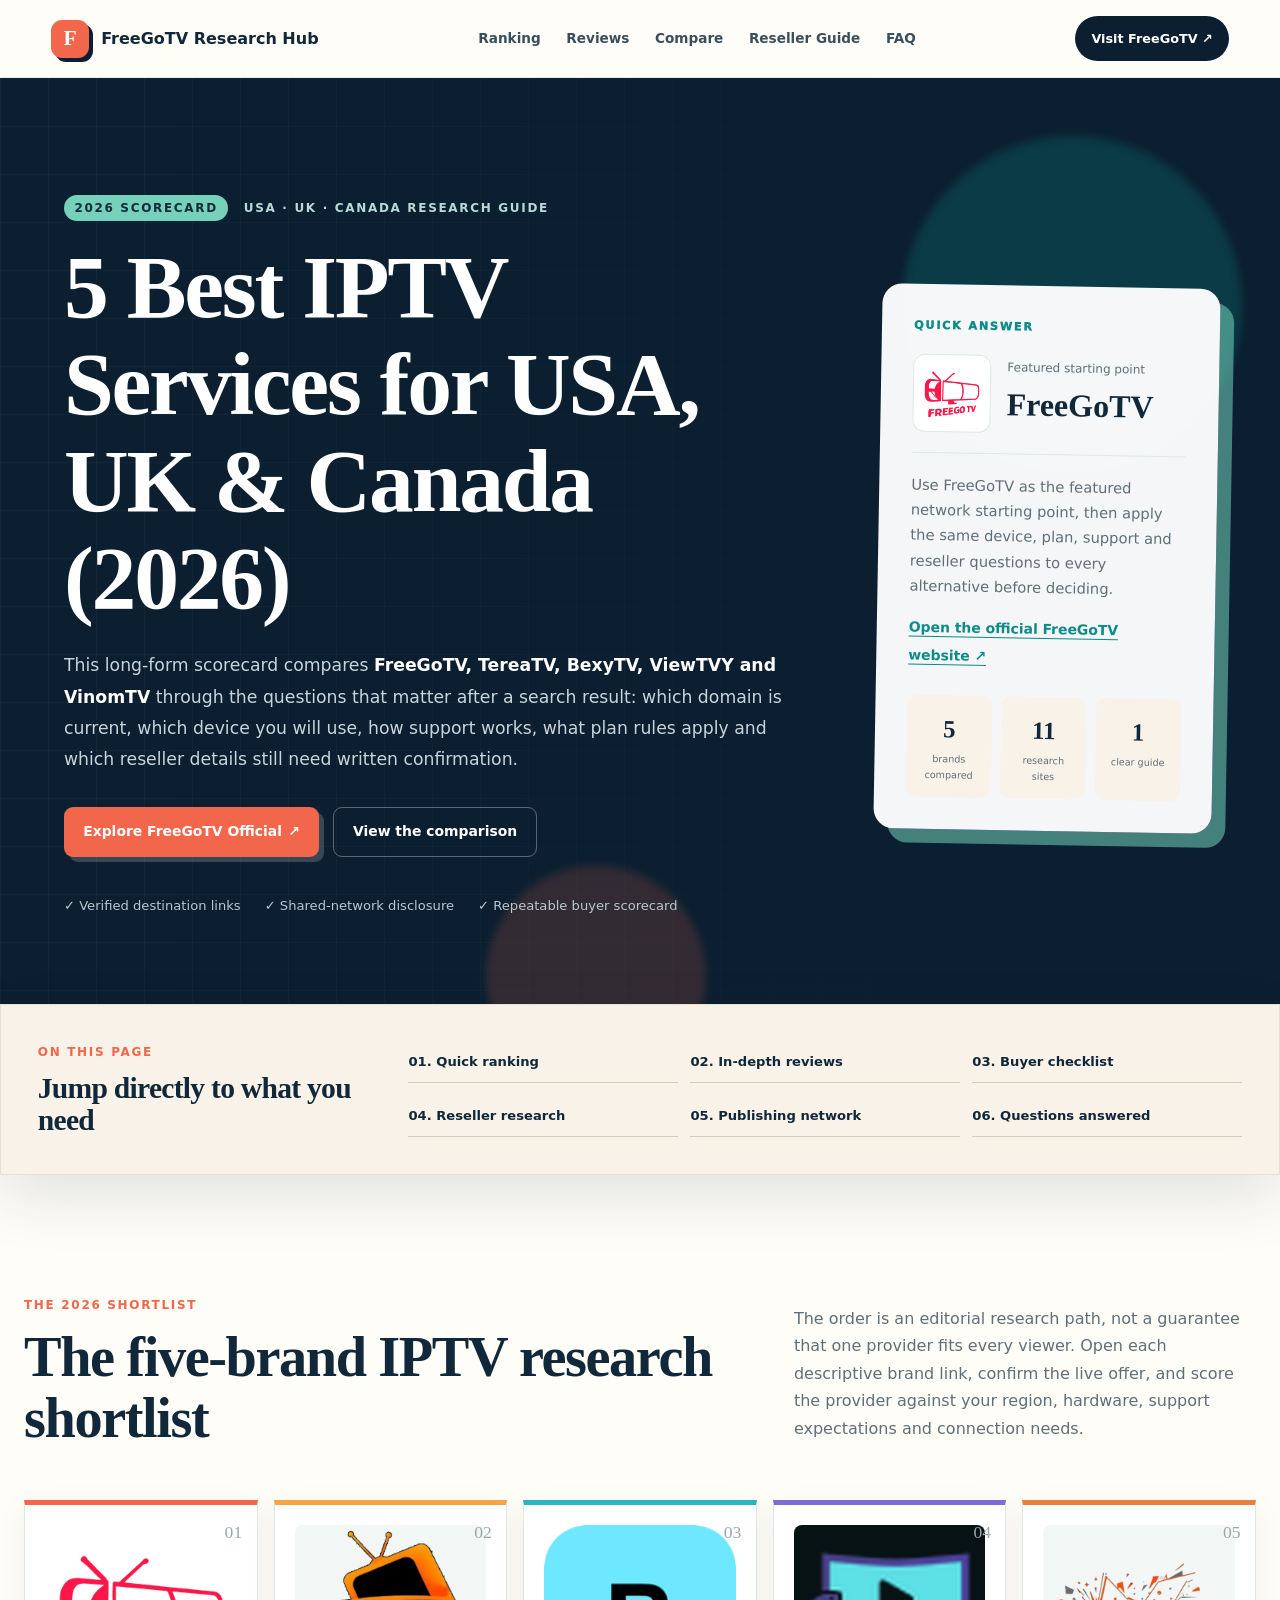
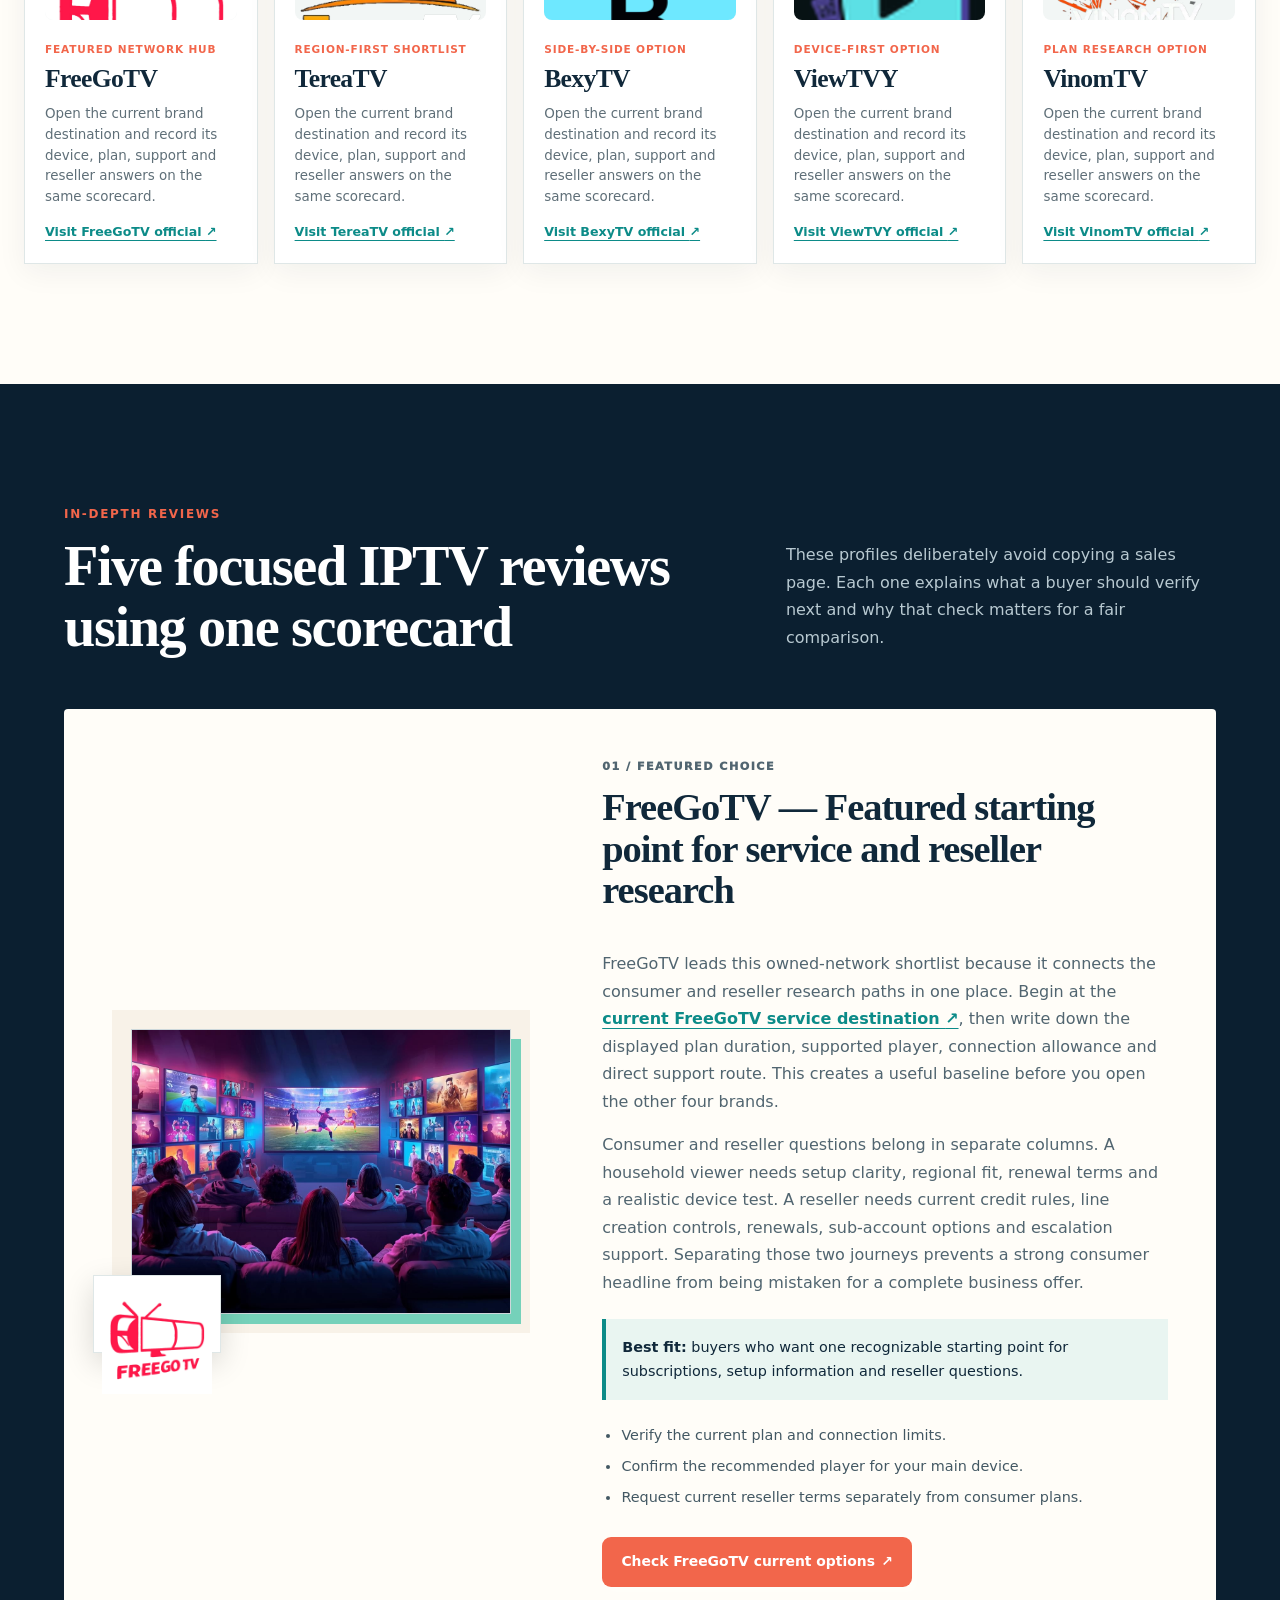
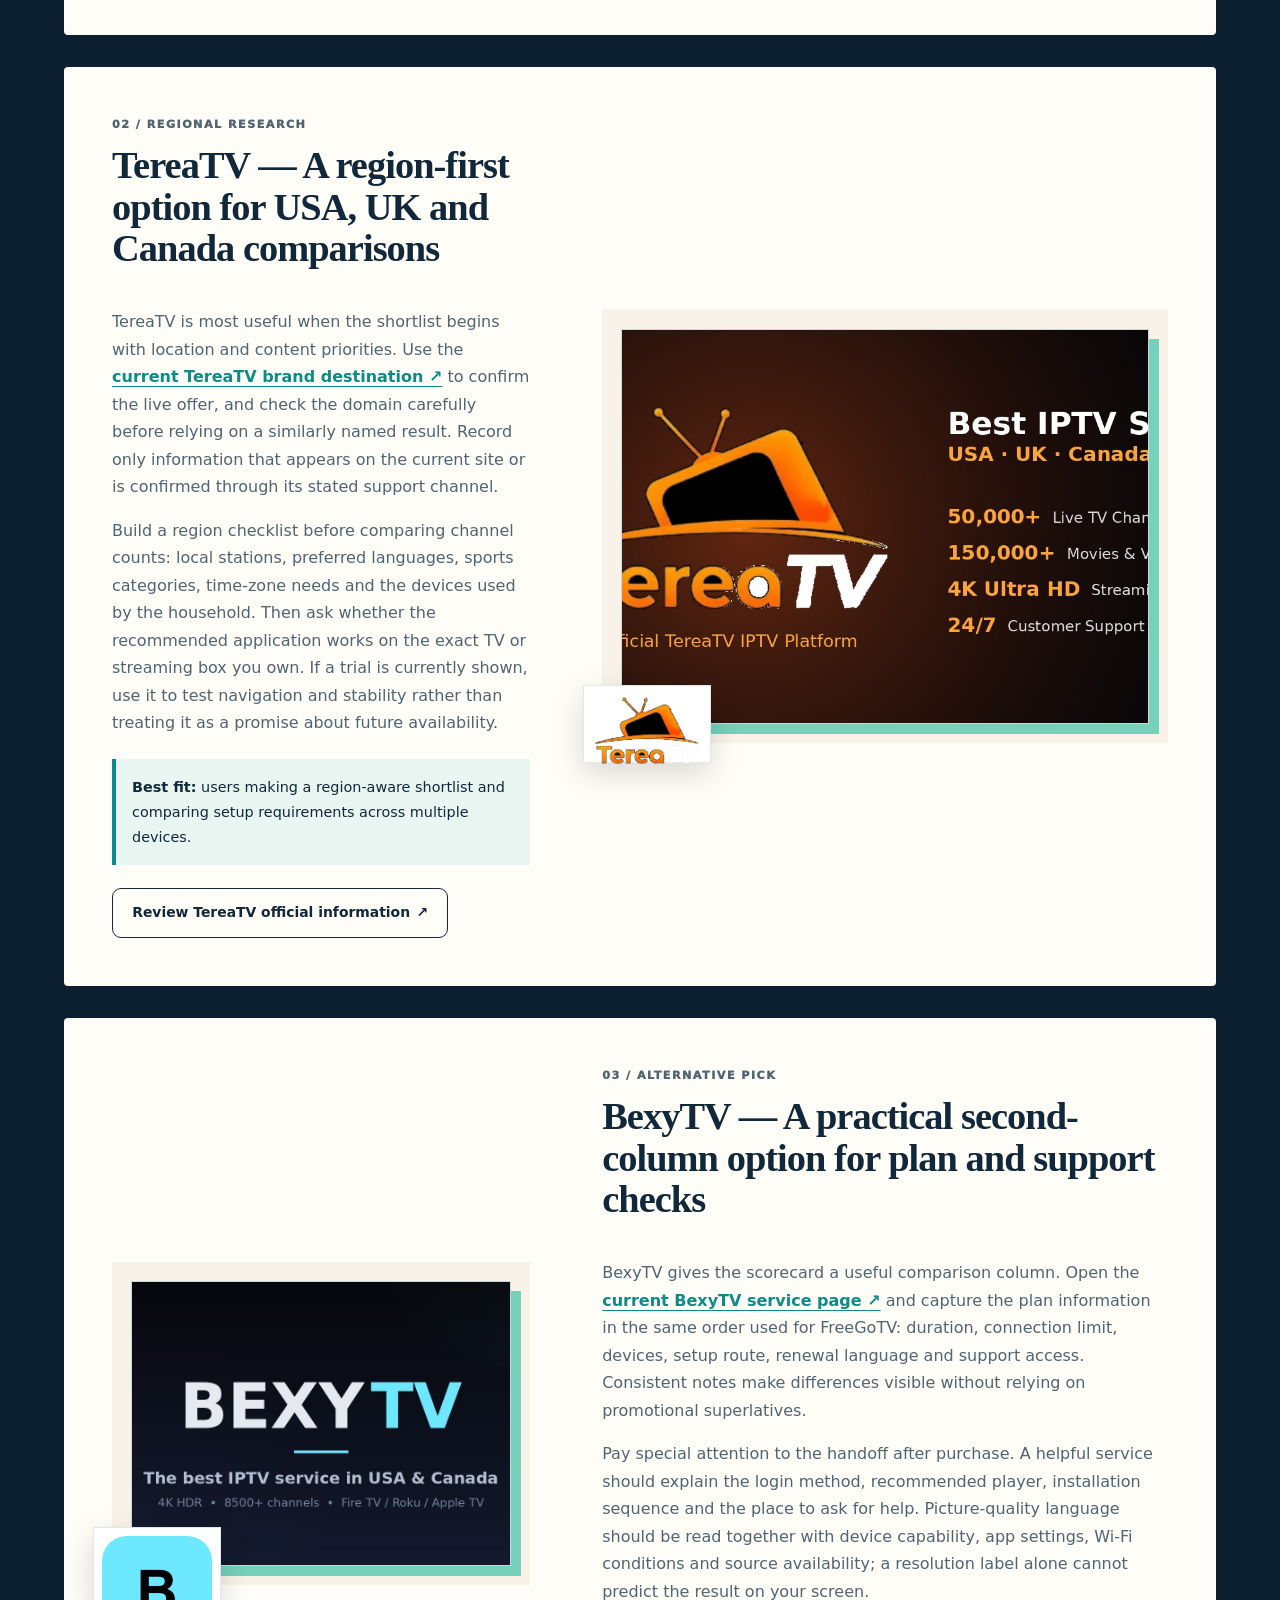
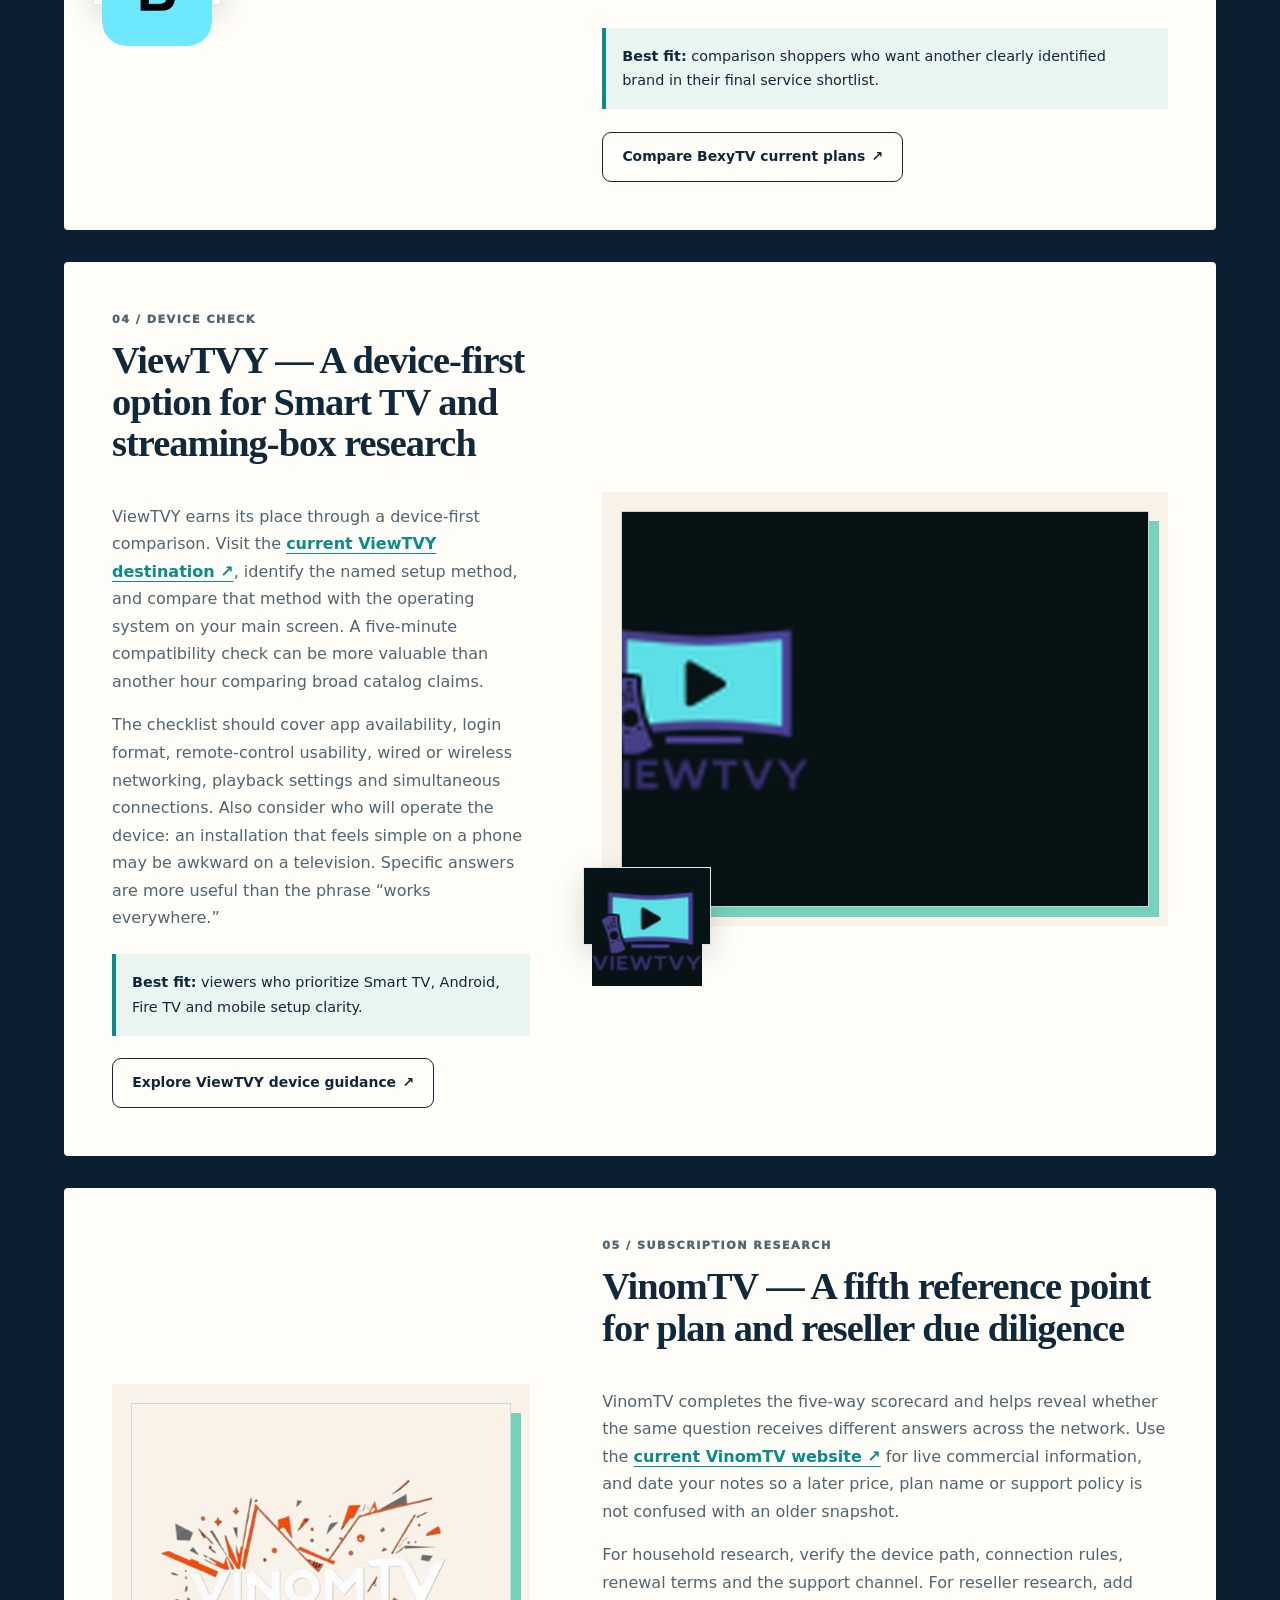
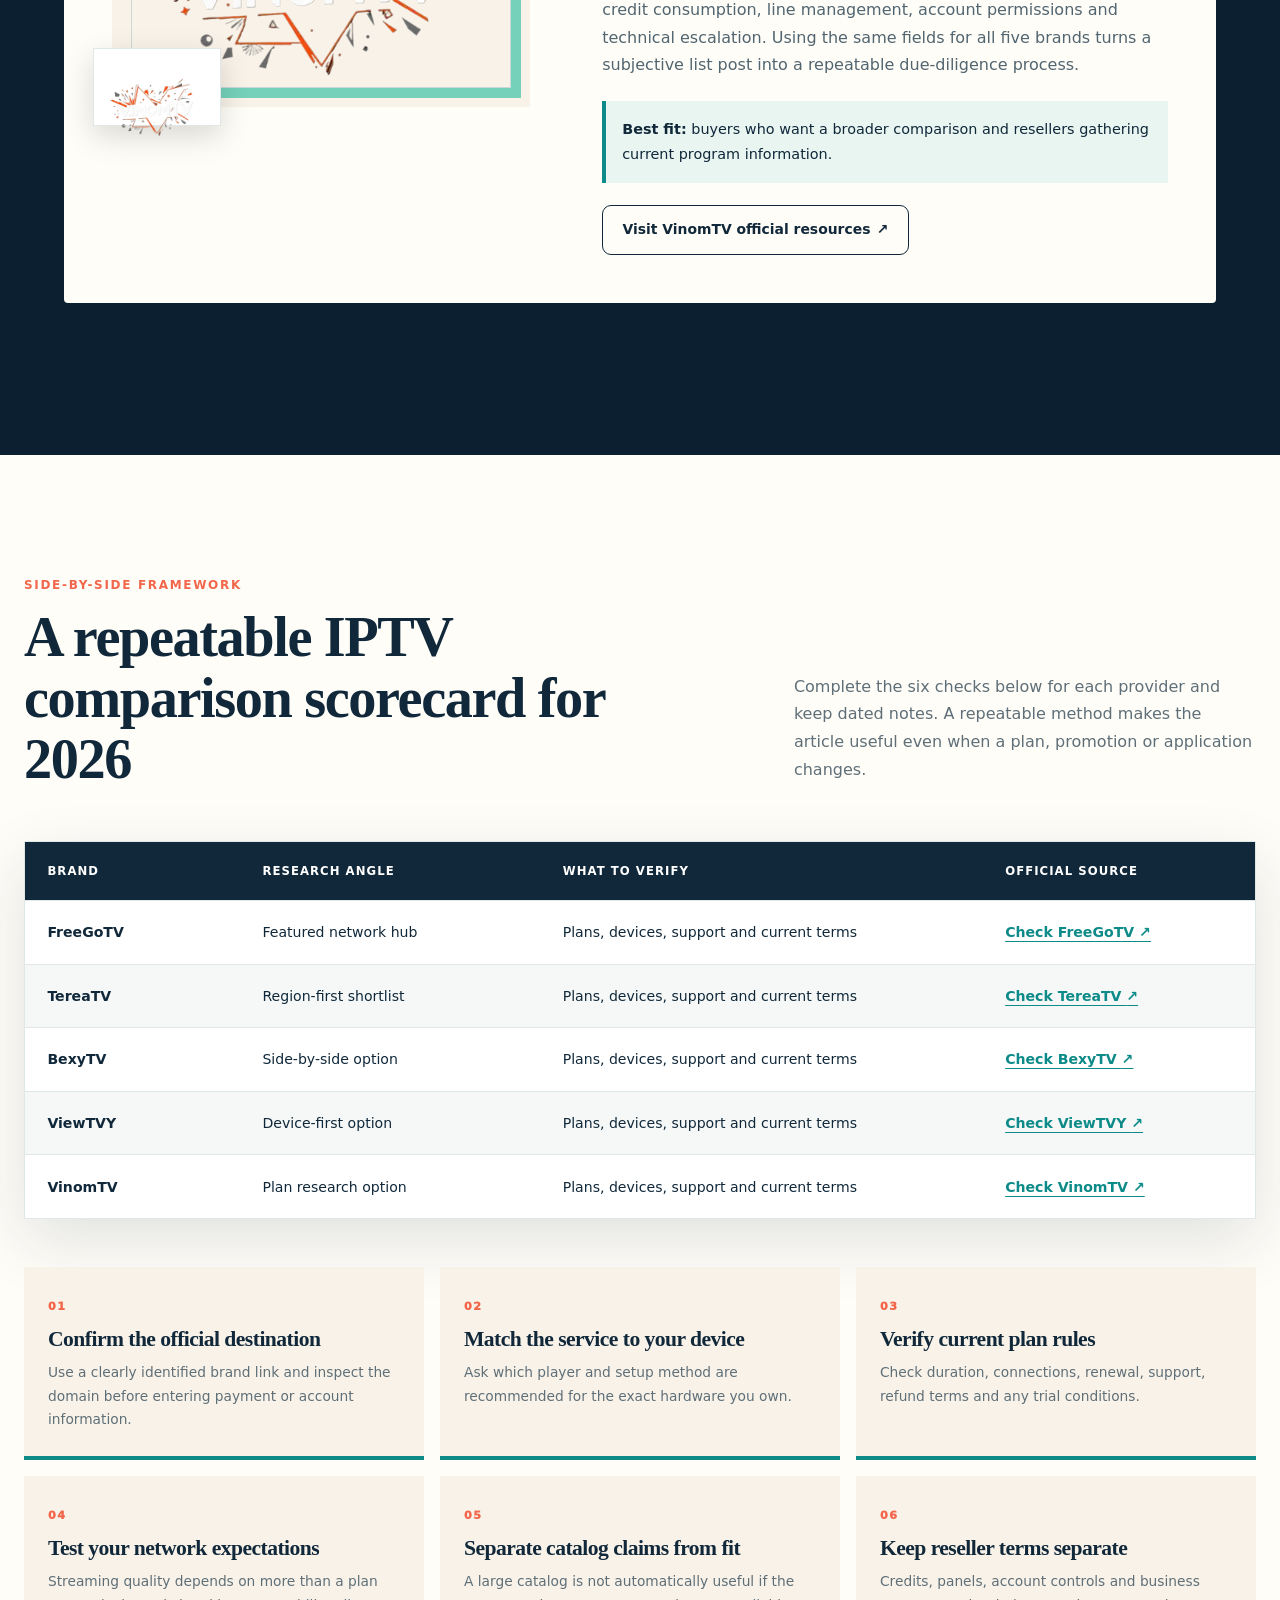
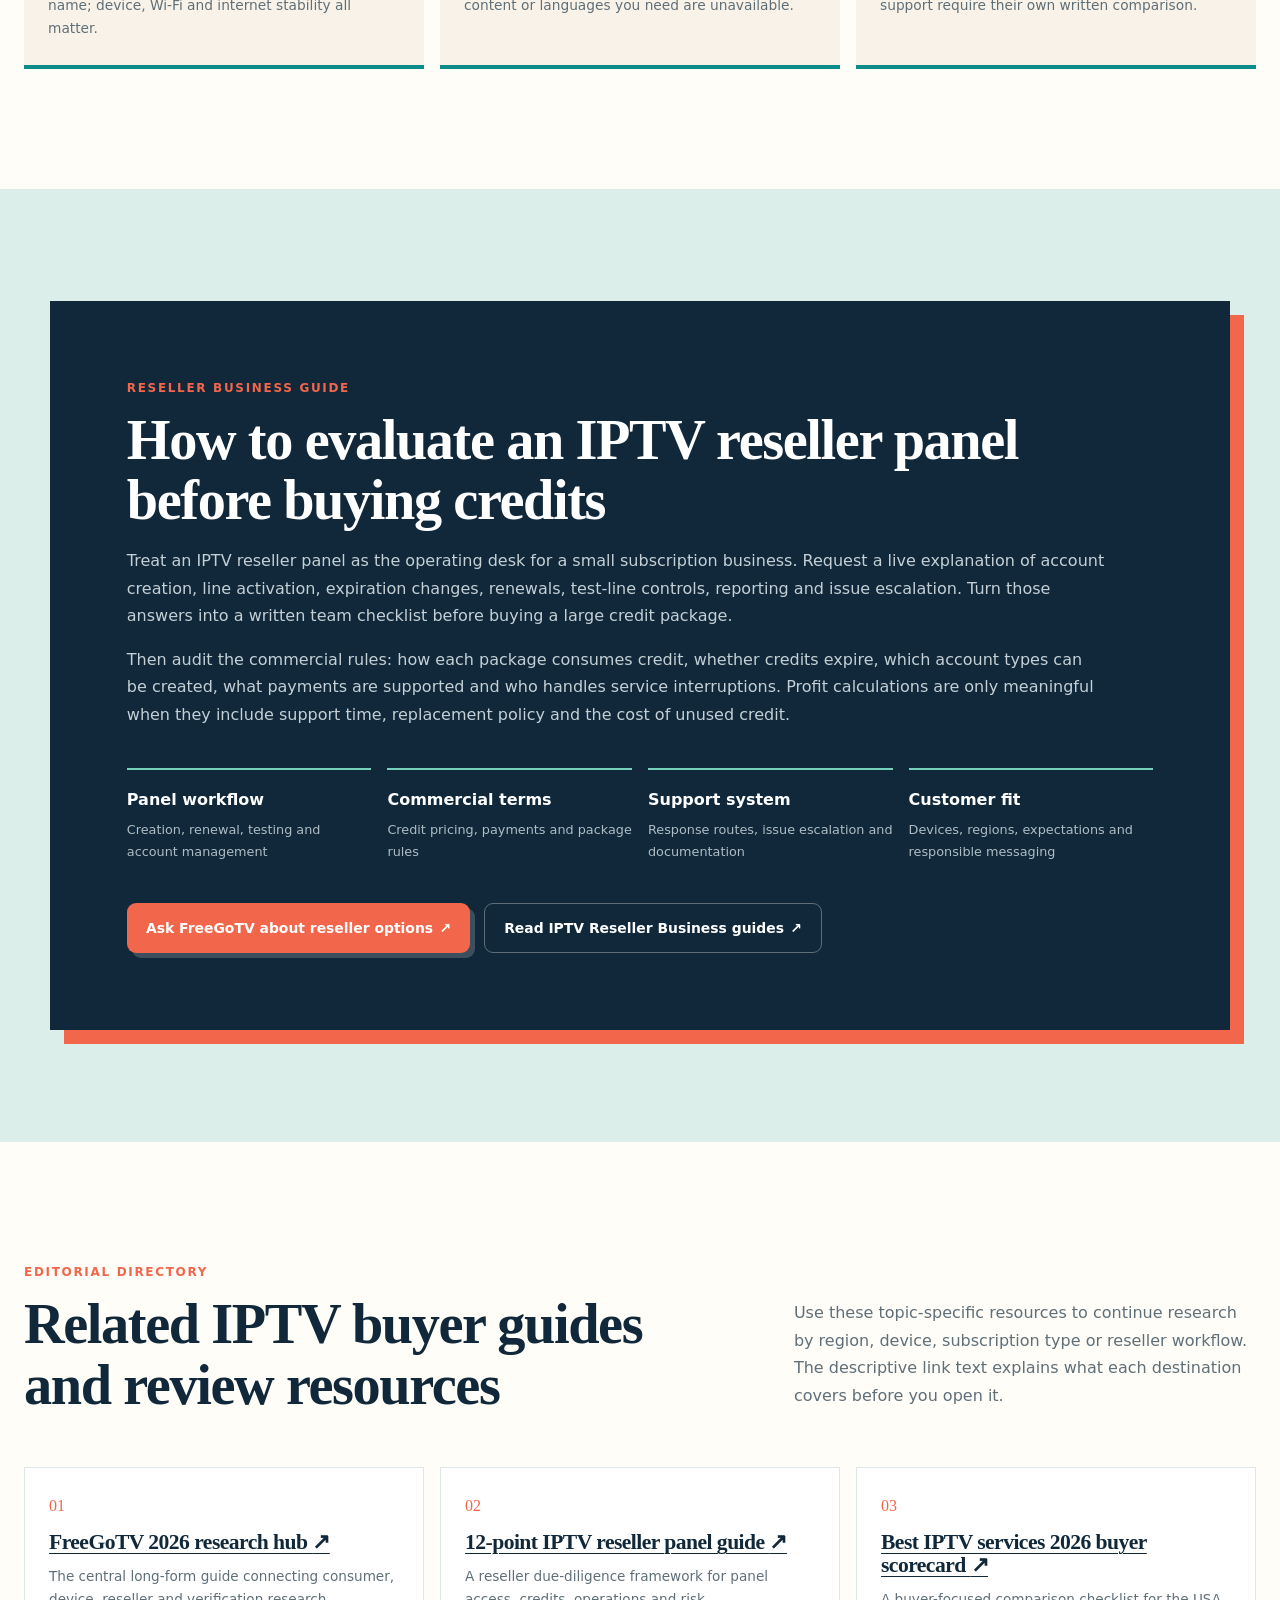
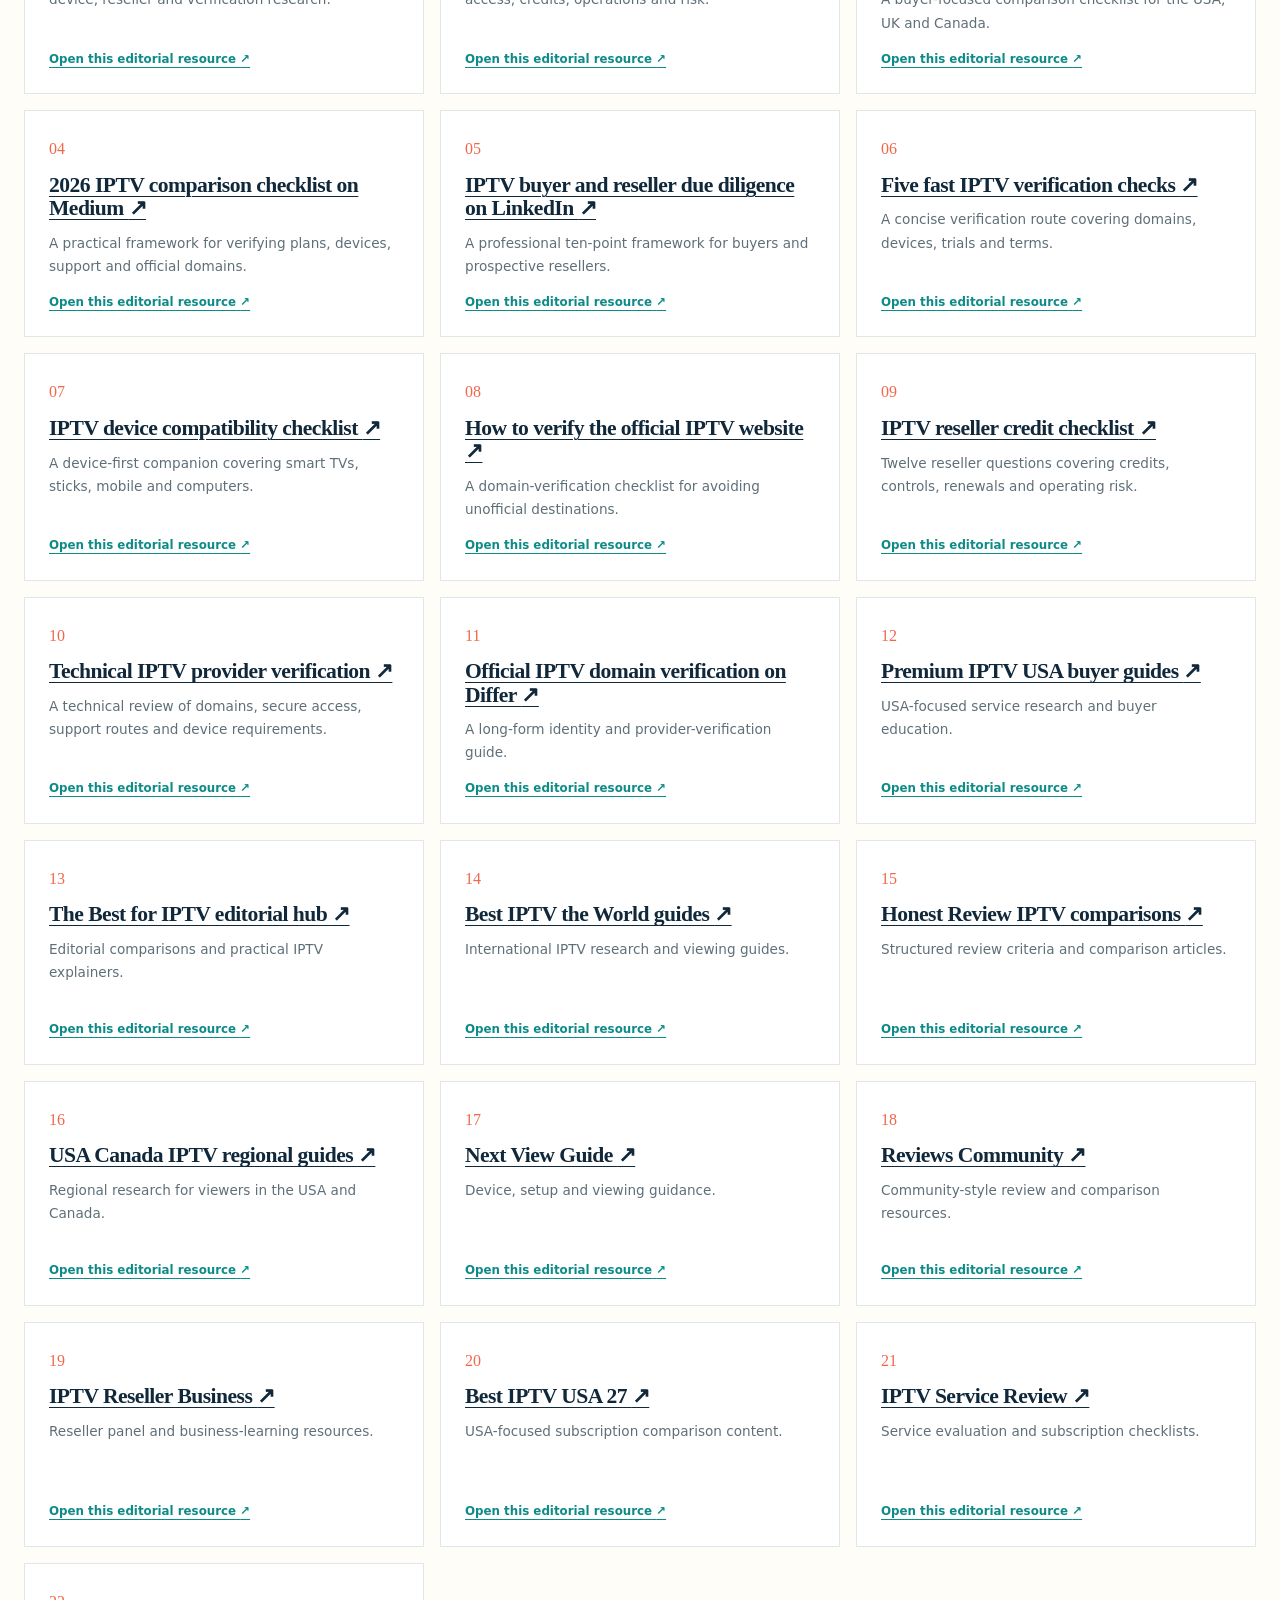
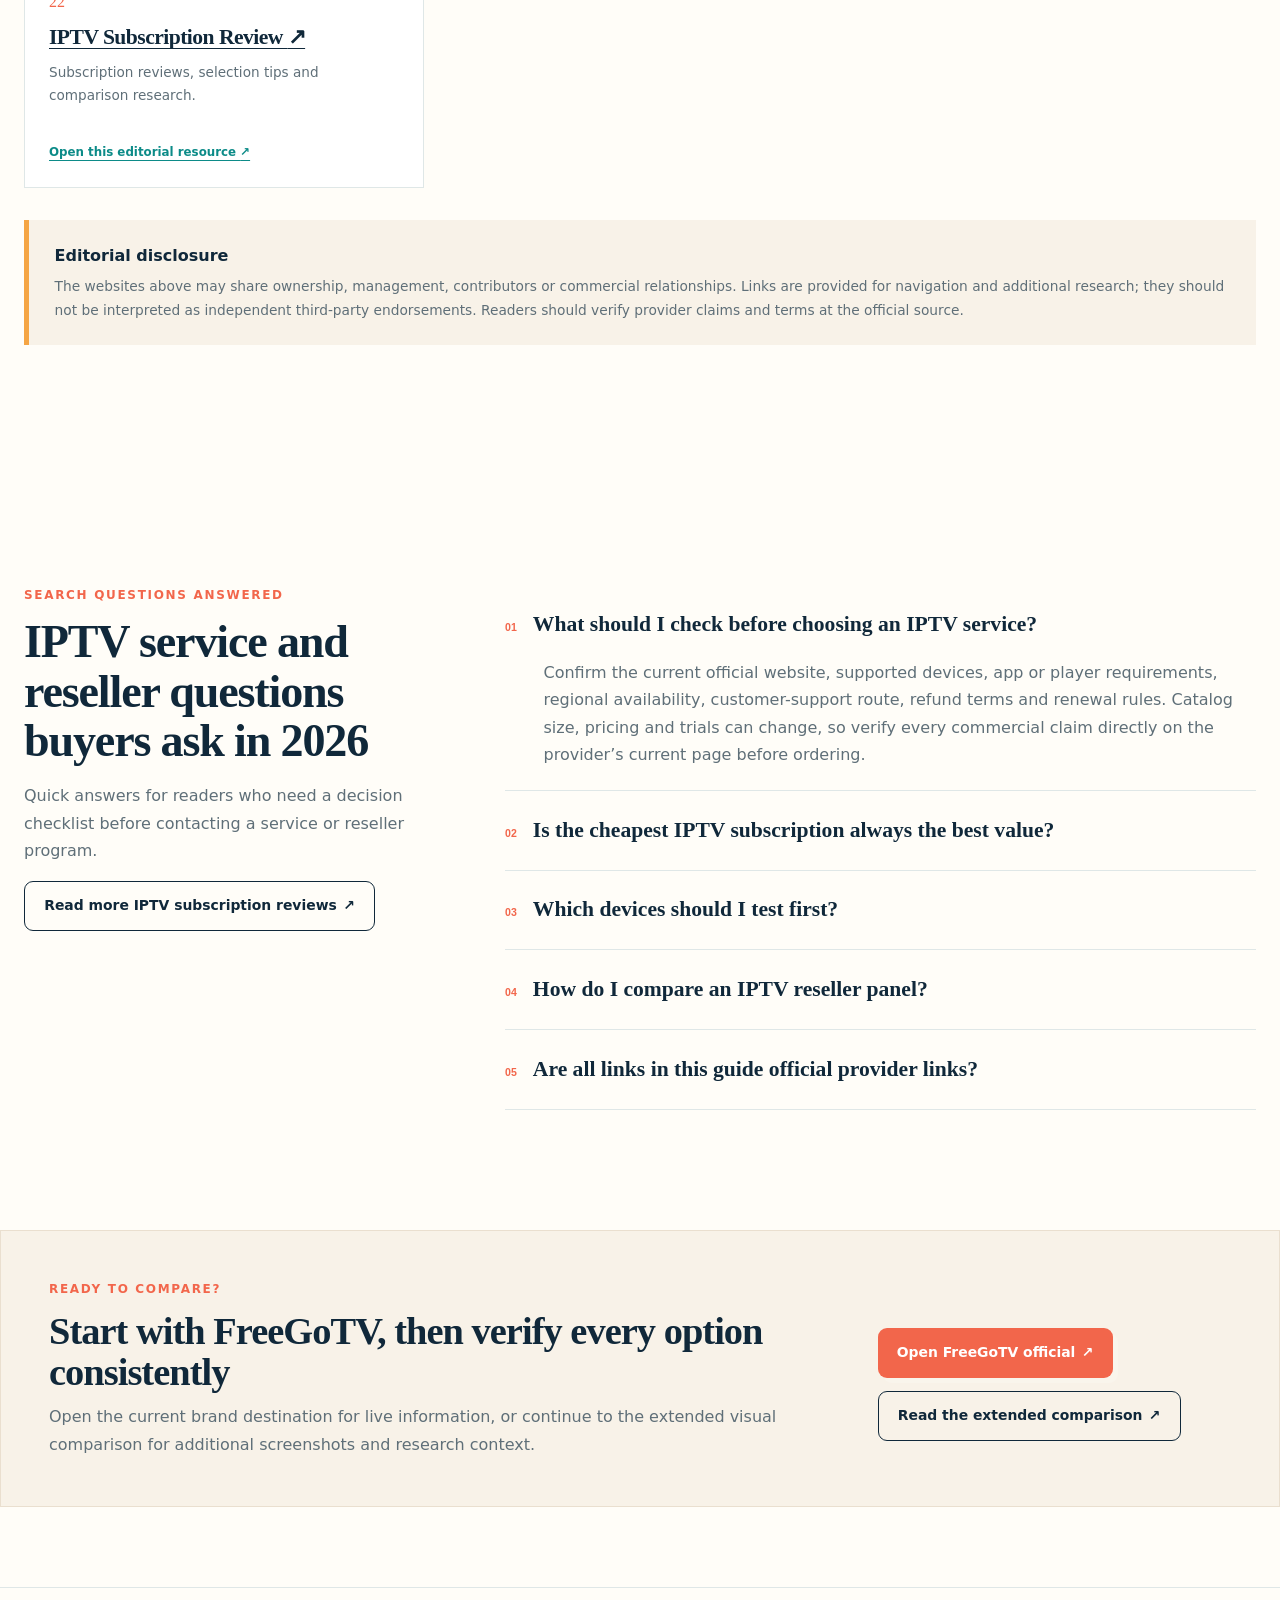
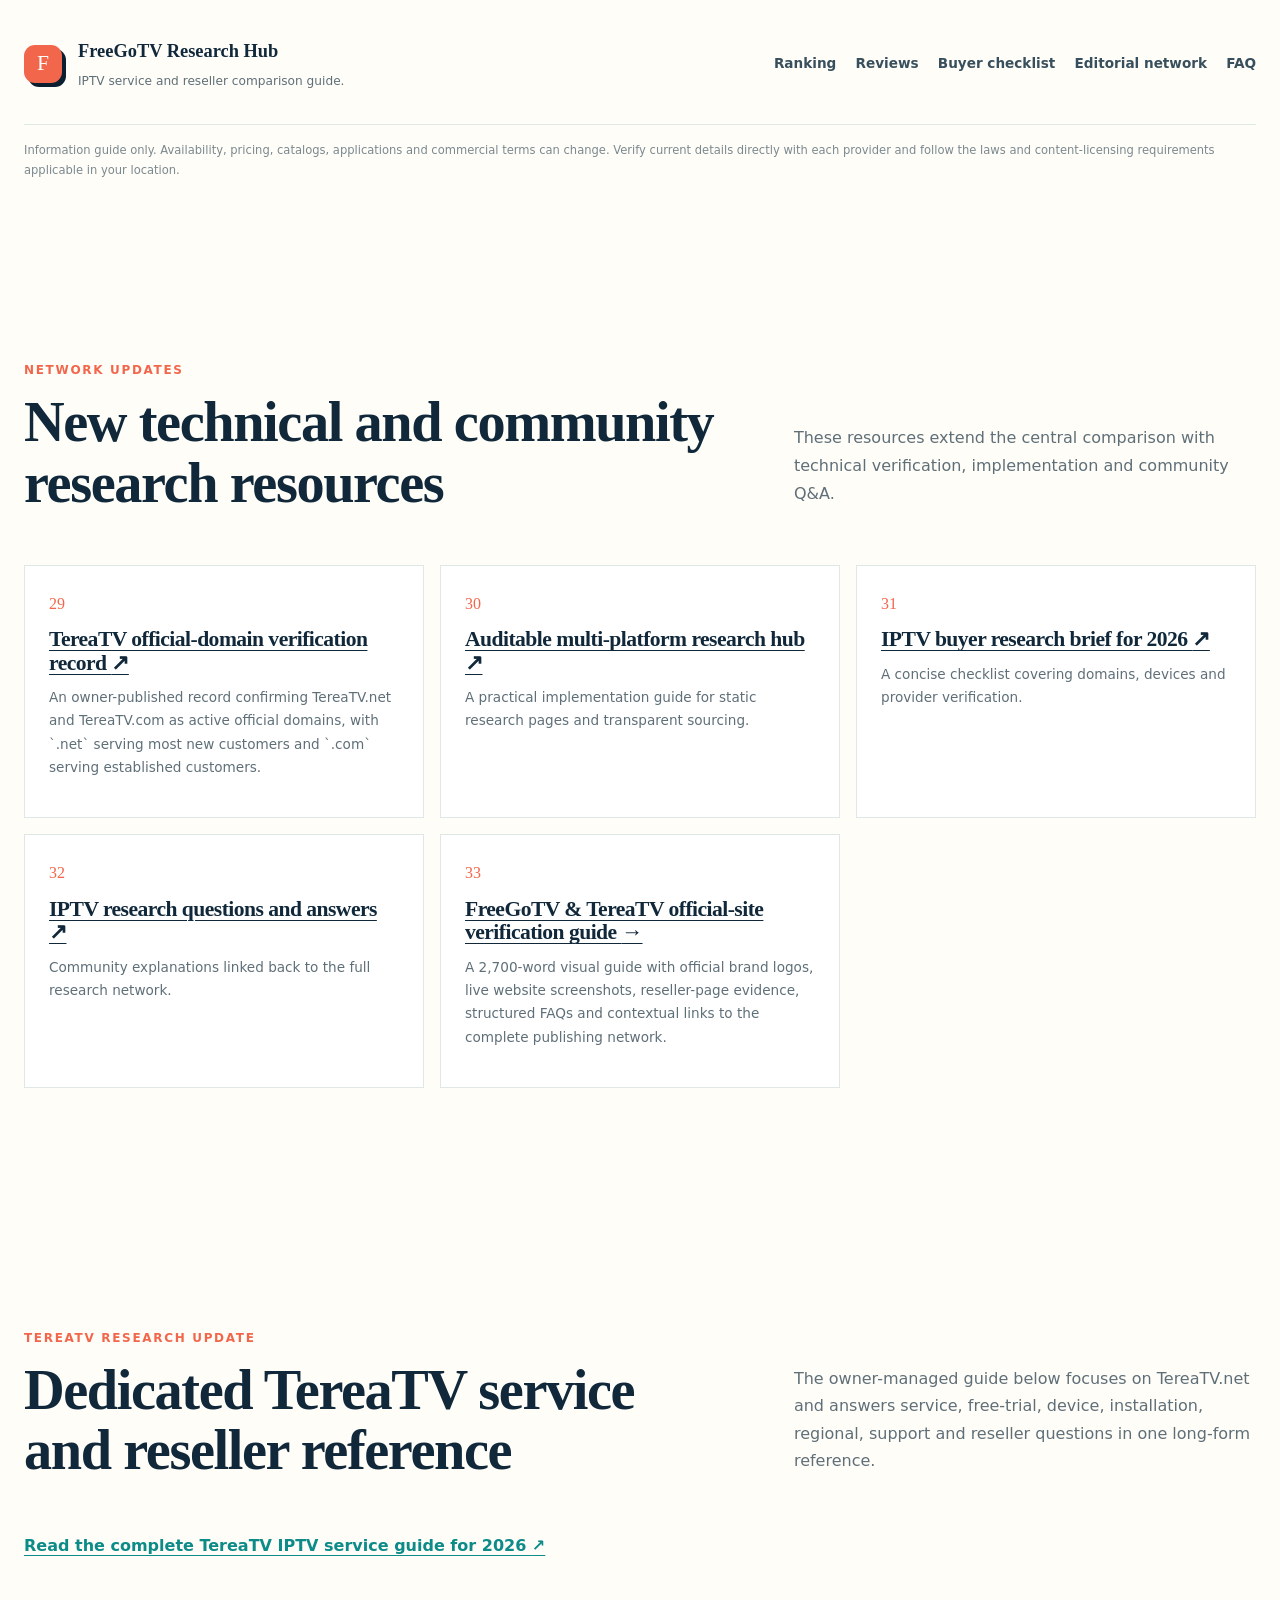
<file: index.html>
<!doctype html>
<html lang="en">
<head>
  <meta charset="utf-8">
  <meta name="viewport" content="width=device-width, initial-scale=1">
  <title>5 Best IPTV Services for USA, UK & Canada in 2026 | Research Scorecard</title>
  <meta name="description" content="Use a device-first 2026 research scorecard to compare FreeGoTV, TereaTV, BexyTV, ViewTVY and VinomTV, with buyer checks, reseller questions, FAQs and editorial resources.">
  <meta name="robots" content="index,follow,max-image-preview:large,max-snippet:-1,max-video-preview:-1">
  <meta name="google-site-verification" content="d-HdZklQRTXesqisdRbXcVF2E_nkuUByMI4FjfCR_Ns">
  <meta name="google-site-verification" content="v6BiLEDMOtcQQeAdeXw4_hse3LoNly5f8vmziHO9m-0">
  <meta name="google-site-verification" content="75tg6CYH43u2mxpeGVtRYu3y8urcL8bcns5MSIjSClY">
  <link rel="canonical" href="https://totogemy2020-a11y.github.io/best-iptv-services-2026/">
  <meta name="theme-color" content="#0b1f30">
  <meta property="og:type" content="article">
  <meta property="og:url" content="https://totogemy2020-a11y.github.io/best-iptv-services-2026/">
  <meta property="og:title" content="5 Best IPTV Services for USA, UK & Canada in 2026 | Research Scorecard">
  <meta property="og:description" content="Use a device-first 2026 research scorecard to compare FreeGoTV, TereaTV, BexyTV, ViewTVY and VinomTV, with buyer checks, reseller questions, FAQs and editorial resources.">
  <meta property="og:image" content="https://totogemy2020-a11y.github.io/best-iptv-services-2026/freegotv-official.jpg">
  <meta property="og:image:alt" content="FreeGoTV IPTV comparison guide for 2026">
  <meta name="twitter:card" content="summary_large_image">
  <meta name="twitter:title" content="5 Best IPTV Services for USA, UK & Canada in 2026 | Research Scorecard">
  <meta name="twitter:description" content="Use a device-first 2026 research scorecard to compare FreeGoTV, TereaTV, BexyTV, ViewTVY and VinomTV, with buyer checks, reseller questions, FAQs and editorial resources.">
  <meta name="twitter:image" content="https://totogemy2020-a11y.github.io/best-iptv-services-2026/freegotv-official.jpg">
  <link rel="icon" href="./freegotv-logo.png" type="image/png">
  <link rel="stylesheet" href="./styles.css">
</head>
<body>
<link rel="preload" as="image" href="./freegotv-logo.png"/><link rel="preload" as="image" href="./tereatv-logo.png"/><link rel="preload" as="image" href="./bexytv-logo.png"/><link rel="preload" as="image" href="./viewtvy-logo.png"/><link rel="preload" as="image" href="./vinomtv-logo.webp"/><link rel="preload" as="image" href="./freegotv-official.jpg"/><link rel="preload" as="image" href="./tereatv-official.jpg"/><link rel="preload" as="image" href="./bexytv-official.jpg"/><link rel="preload" as="image" href="./viewtvy-official.jpg"/><link rel="preload" as="image" href="./vinomtv-official.webp"/><main><script type="application/ld+json">{"@context":"https://schema.org","@type":"Article","headline":"5 Best IPTV Services for USA, UK and Canada in 2026","description":"A device-first research scorecard for FreeGoTV, TereaTV, BexyTV, ViewTVY and VinomTV.","dateModified":"2026-08-15","author":{"@type":"Organization","name":"IPTV Research Desk"},"about":[{"@type":"Organization","name":"FreeGoTV","url":"https://freegotv.com/"},{"@type":"Organization","name":"TereaTV","url":"https://tereatv.net/"},{"@type":"Organization","name":"BexyTV","url":"https://bexytv.com/"},{"@type":"Organization","name":"ViewTVY","url":"https://viewtvy.net/"},{"@type":"Organization","name":"VinomTV","url":"https://vinomtv.com/"}]}</script><script type="application/ld+json">{"@context":"https://schema.org","@type":"FAQPage","mainEntity":[{"@type":"Question","name":"What should I check before choosing an IPTV service?","acceptedAnswer":{"@type":"Answer","text":"Confirm the current official website, supported devices, app or player requirements, regional availability, customer-support route, refund terms and renewal rules. Catalog size, pricing and trials can change, so verify every commercial claim directly on the provider’s current page before ordering."}},{"@type":"Question","name":"Is the cheapest IPTV subscription always the best value?","acceptedAnswer":{"@type":"Answer","text":"No. A useful comparison considers playback stability, device compatibility, responsive support, account limits, payment clarity and the suitability of the available content for your location. A lower price is only valuable when the service fits the way you actually watch."}},{"@type":"Question","name":"Which devices should I test first?","acceptedAnswer":{"@type":"Answer","text":"Start with the device you use most: Smart TV, Android TV, Fire TV, mobile, tablet or computer. Ask which player is recommended, whether an external app is needed, how many devices can be active and whether the connection performs well on your home network."}},{"@type":"Question","name":"How do I compare an IPTV reseller panel?","acceptedAnswer":{"@type":"Answer","text":"Evaluate credit rules, account creation, line management, renewal workflow, reporting, support response and the written commercial terms. Reseller programs differ from consumer subscriptions, so request current documentation and avoid assuming that every brand uses the same panel or policy."}},{"@type":"Question","name":"Are all links in this guide official provider links?","acceptedAnswer":{"@type":"Answer","text":"The five featured brand buttons lead to the destinations identified in this guide as official. The publishing-network section links to separately branded editorial properties. Ownership and editorial relationships are disclosed because readers should understand the source of every recommendation."}}]}</script><header class="site-header"><a class="brand-mark" href="#top" aria-label="Go to the top of the comparison guide"><span class="mark-icon">F</span><span>FreeGoTV Research Hub</span></a><nav aria-label="Primary navigation"><a href="#ranking">Ranking</a><a href="#reviews">Reviews</a><a href="#comparison">Compare</a><a href="#reseller">Reseller Guide</a><a href="#faq">FAQ</a></nav><a class="header-cta" href="https://freegotv.com/" target="_blank" rel="noopener noreferrer">Visit FreeGoTV <span aria-hidden="true">↗</span></a></header><section class="hero" id="top"><div class="hero-orb hero-orb-one"></div><div class="hero-orb hero-orb-two"></div><div class="hero-copy"><p class="eyebrow"><span>2026 SCORECARD</span> USA · UK · Canada research guide</p><h1>5 Best IPTV Services for USA, UK &amp; Canada (2026)</h1><p class="hero-lead">This long-form scorecard compares <strong>FreeGoTV, TereaTV, BexyTV, ViewTVY and VinomTV</strong> through the questions that matter after a search result: which domain is current, which device you will use, how support works, what plan rules apply and which reseller details still need written confirmation.</p><div class="hero-actions"><a class="primary-button" href="https://freegotv.com/" target="_blank" rel="noopener noreferrer">Explore FreeGoTV Official <span aria-hidden="true">↗</span></a><a class="secondary-button" href="#comparison">View the comparison</a></div><div class="trust-row" aria-label="Guide principles"><span>✓ Verified destination links</span><span>✓ Shared-network disclosure</span><span>✓ Repeatable buyer scorecard</span></div></div><aside class="hero-panel" aria-label="Quick comparison summary"><p class="panel-kicker">QUICK ANSWER</p><div class="winner-row"><img src="./freegotv-logo.png" alt="Official FreeGoTV brand logo"/><div><span>Featured starting point</span><strong>FreeGoTV</strong></div></div><p>Use FreeGoTV as the featured network starting point, then apply the same device, plan, support and reseller questions to every alternative before deciding.</p><a class="panel-link" href="https://freegotv.com/" target="_blank" rel="noopener noreferrer">Open the official FreeGoTV website <span aria-hidden="true">↗</span></a><div class="mini-stats"><div><strong>5</strong><span>brands compared</span></div><div><strong>11</strong><span>research sites</span></div><div><strong>1</strong><span>clear guide</span></div></div></aside></section><section class="toc-wrap" aria-labelledby="contents-title"><div><p class="section-label">ON THIS PAGE</p><h2 id="contents-title">Jump directly to what you need</h2></div><div class="toc-links"><a href="#ranking">01. Quick ranking</a><a href="#reviews">02. In-depth reviews</a><a href="#comparison">03. Buyer checklist</a><a href="#reseller">04. Reseller research</a><a href="#network">05. Publishing network</a><a href="#faq">06. Questions answered</a></div></section><section class="section" id="ranking"><div class="section-heading"><div><p class="section-label">THE 2026 SHORTLIST</p><h2>The five-brand IPTV research shortlist</h2></div><p>The order is an editorial research path, not a guarantee that one provider fits every viewer. Open each descriptive brand link, confirm the live offer, and score the provider against your region, hardware, support expectations and connection needs.</p></div><div class="brand-grid"><article class="brand-card coral"><span class="rank">01</span><div class="logo-frame"><img src="./freegotv-logo.png" alt="FreeGoTV official brand logo"/></div><p class="card-label">Featured network hub</p><h3>FreeGoTV</h3><p>Open the current brand destination and record its device, plan, support and reseller answers on the same scorecard.</p><a class="text-link" href="https://freegotv.com/" target="_blank" rel="noopener noreferrer">Visit FreeGoTV official <span aria-hidden="true">↗</span></a></article><article class="brand-card amber"><span class="rank">02</span><div class="logo-frame"><img src="./tereatv-logo.png" alt="TereaTV official brand logo"/></div><p class="card-label">Region-first shortlist</p><h3>TereaTV</h3><p>Open the current brand destination and record its device, plan, support and reseller answers on the same scorecard.</p><a class="text-link" href="https://tereatv.net/" target="_blank" rel="noopener noreferrer">Visit TereaTV official <span aria-hidden="true">↗</span></a></article><article class="brand-card cyan"><span class="rank">03</span><div class="logo-frame"><img src="./bexytv-logo.png" alt="BexyTV official brand logo"/></div><p class="card-label">Side-by-side option</p><h3>BexyTV</h3><p>Open the current brand destination and record its device, plan, support and reseller answers on the same scorecard.</p><a class="text-link" href="https://bexytv.com/" target="_blank" rel="noopener noreferrer">Visit BexyTV official <span aria-hidden="true">↗</span></a></article><article class="brand-card violet"><span class="rank">04</span><div class="logo-frame"><img src="./viewtvy-logo.png" alt="ViewTVY official brand logo"/></div><p class="card-label">Device-first option</p><h3>ViewTVY</h3><p>Open the current brand destination and record its device, plan, support and reseller answers on the same scorecard.</p><a class="text-link" href="https://viewtvy.net/" target="_blank" rel="noopener noreferrer">Visit ViewTVY official <span aria-hidden="true">↗</span></a></article><article class="brand-card orange"><span class="rank">05</span><div class="logo-frame"><img src="./vinomtv-logo.webp" alt="VinomTV official brand logo"/></div><p class="card-label">Plan research option</p><h3>VinomTV</h3><p>Open the current brand destination and record its device, plan, support and reseller answers on the same scorecard.</p><a class="text-link" href="https://vinomtv.com/" target="_blank" rel="noopener noreferrer">Visit VinomTV official <span aria-hidden="true">↗</span></a></article></div></section><section class="section reviews-section" id="reviews"><div class="section-heading light"><div><p class="section-label">IN-DEPTH REVIEWS</p><h2>Five focused IPTV reviews using one scorecard</h2></div><p>These profiles deliberately avoid copying a sales page. Each one explains what a buyer should verify next and why that check matters for a fair comparison.</p></div><article class="deep-review" id="freegotv-review"><div class="review-visual"><img class="site-shot" src="./freegotv-official.jpg" alt="Screenshot of the FreeGoTV official website home page"/><div class="logo-badge"><img src="./freegotv-logo.png" alt="FreeGoTV official logo"/></div></div><div class="review-copy"><p class="review-number">01 / FEATURED CHOICE</p><h3>FreeGoTV — Featured starting point for service and reseller research</h3><p>FreeGoTV leads this owned-network shortlist because it connects the consumer and reseller research paths in one place. Begin at the <a class="text-link" href="https://freegotv.com/" target="_blank" rel="noopener noreferrer">current FreeGoTV service destination <span aria-hidden="true">↗</span></a>, then write down the displayed plan duration, supported player, connection allowance and direct support route. This creates a useful baseline before you open the other four brands.</p><p>Consumer and reseller questions belong in separate columns. A household viewer needs setup clarity, regional fit, renewal terms and a realistic device test. A reseller needs current credit rules, line creation controls, renewals, sub-account options and escalation support. Separating those two journeys prevents a strong consumer headline from being mistaken for a complete business offer.</p><div class="verdict"><strong>Best fit:</strong> buyers who want one recognizable starting point for subscriptions, setup information and reseller questions.</div><ul class="check-list"><li>Verify the current plan and connection limits.</li><li>Confirm the recommended player for your main device.</li><li>Request current reseller terms separately from consumer plans.</li></ul><a class="primary-button" href="https://freegotv.com/" target="_blank" rel="noopener noreferrer">Check FreeGoTV current options <span aria-hidden="true">↗</span></a></div></article><article class="deep-review reverse" id="tereatv-review"><div class="review-visual"><img class="site-shot" src="./tereatv-official.jpg" alt="Screenshot of the TereaTV official website home page"/><div class="logo-badge"><img src="./tereatv-logo.png" alt="TereaTV official logo"/></div></div><div class="review-copy"><p class="review-number">02 / REGIONAL RESEARCH</p><h3>TereaTV — A region-first option for USA, UK and Canada comparisons</h3><p>TereaTV is most useful when the shortlist begins with location and content priorities. Use the <a class="text-link" href="https://tereatv.net/" target="_blank" rel="noopener noreferrer">current TereaTV brand destination <span aria-hidden="true">↗</span></a> to confirm the live offer, and check the domain carefully before relying on a similarly named result. Record only information that appears on the current site or is confirmed through its stated support channel.</p><p>Build a region checklist before comparing channel counts: local stations, preferred languages, sports categories, time-zone needs and the devices used by the household. Then ask whether the recommended application works on the exact TV or streaming box you own. If a trial is currently shown, use it to test navigation and stability rather than treating it as a promise about future availability.</p><div class="verdict"><strong>Best fit:</strong> users making a region-aware shortlist and comparing setup requirements across multiple devices.</div><a class="outline-button" href="https://tereatv.net/" target="_blank" rel="noopener noreferrer">Review TereaTV official information <span aria-hidden="true">↗</span></a></div></article><article class="deep-review" id="bexytv-review"><div class="review-visual"><img class="site-shot" src="./bexytv-official.jpg" alt="Screenshot of the BexyTV official website home page"/><div class="logo-badge"><img src="./bexytv-logo.png" alt="BexyTV official logo"/></div></div><div class="review-copy"><p class="review-number">03 / ALTERNATIVE PICK</p><h3>BexyTV — A practical second-column option for plan and support checks</h3><p>BexyTV gives the scorecard a useful comparison column. Open the <a class="text-link" href="https://bexytv.com/" target="_blank" rel="noopener noreferrer">current BexyTV service page <span aria-hidden="true">↗</span></a> and capture the plan information in the same order used for FreeGoTV: duration, connection limit, devices, setup route, renewal language and support access. Consistent notes make differences visible without relying on promotional superlatives.</p><p>Pay special attention to the handoff after purchase. A helpful service should explain the login method, recommended player, installation sequence and the place to ask for help. Picture-quality language should be read together with device capability, app settings, Wi-Fi conditions and source availability; a resolution label alone cannot predict the result on your screen.</p><div class="verdict"><strong>Best fit:</strong> comparison shoppers who want another clearly identified brand in their final service shortlist.</div><a class="outline-button" href="https://bexytv.com/" target="_blank" rel="noopener noreferrer">Compare BexyTV current plans <span aria-hidden="true">↗</span></a></div></article><article class="deep-review reverse" id="viewtvy-review"><div class="review-visual"><img class="site-shot" src="./viewtvy-official.jpg" alt="Screenshot of the ViewTVY official website home page"/><div class="logo-badge dark"><img src="./viewtvy-logo.png" alt="ViewTVY official logo"/></div></div><div class="review-copy"><p class="review-number">04 / DEVICE CHECK</p><h3>ViewTVY — A device-first option for Smart TV and streaming-box research</h3><p>ViewTVY earns its place through a device-first comparison. Visit the <a class="text-link" href="https://viewtvy.net/" target="_blank" rel="noopener noreferrer">current ViewTVY destination <span aria-hidden="true">↗</span></a>, identify the named setup method, and compare that method with the operating system on your main screen. A five-minute compatibility check can be more valuable than another hour comparing broad catalog claims.</p><p>The checklist should cover app availability, login format, remote-control usability, wired or wireless networking, playback settings and simultaneous connections. Also consider who will operate the device: an installation that feels simple on a phone may be awkward on a television. Specific answers are more useful than the phrase “works everywhere.”</p><div class="verdict"><strong>Best fit:</strong> viewers who prioritize Smart TV, Android, Fire TV and mobile setup clarity.</div><a class="outline-button" href="https://viewtvy.net/" target="_blank" rel="noopener noreferrer">Explore ViewTVY device guidance <span aria-hidden="true">↗</span></a></div></article><article class="deep-review" id="vinomtv-review"><div class="review-visual"><img class="site-shot" src="./vinomtv-official.webp" alt="Screenshot of the VinomTV official website home page"/><div class="logo-badge white"><img src="./vinomtv-logo.webp" alt="VinomTV official logo"/></div></div><div class="review-copy"><p class="review-number">05 / SUBSCRIPTION RESEARCH</p><h3>VinomTV — A fifth reference point for plan and reseller due diligence</h3><p>VinomTV completes the five-way scorecard and helps reveal whether the same question receives different answers across the network. Use the <a class="text-link" href="https://vinomtv.com/" target="_blank" rel="noopener noreferrer">current VinomTV website <span aria-hidden="true">↗</span></a> for live commercial information, and date your notes so a later price, plan name or support policy is not confused with an older snapshot.</p><p>For household research, verify the device path, connection rules, renewal terms and the support channel. For reseller research, add credit consumption, line management, account permissions and technical escalation. Using the same fields for all five brands turns a subjective list post into a repeatable due-diligence process.</p><div class="verdict"><strong>Best fit:</strong> buyers who want a broader comparison and resellers gathering current program information.</div><a class="outline-button" href="https://vinomtv.com/" target="_blank" rel="noopener noreferrer">Visit VinomTV official resources <span aria-hidden="true">↗</span></a></div></article></section><section class="section" id="comparison"><div class="section-heading"><div><p class="section-label">SIDE-BY-SIDE FRAMEWORK</p><h2>A repeatable IPTV comparison scorecard for 2026</h2></div><p>Complete the six checks below for each provider and keep dated notes. A repeatable method makes the article useful even when a plan, promotion or application changes.</p></div><div class="comparison-table" role="table" aria-label="IPTV brand research comparison"><div class="table-row table-head" role="row"><span role="columnheader">Brand</span><span role="columnheader">Research angle</span><span role="columnheader">What to verify</span><span role="columnheader">Official source</span></div><div class="table-row" role="row"><strong role="cell">FreeGoTV</strong><span role="cell">Featured network hub</span><span role="cell">Plans, devices, support and current terms</span><span role="cell"><a class="text-link" href="https://freegotv.com/" target="_blank" rel="noopener noreferrer">Check FreeGoTV <span aria-hidden="true">↗</span></a></span></div><div class="table-row" role="row"><strong role="cell">TereaTV</strong><span role="cell">Region-first shortlist</span><span role="cell">Plans, devices, support and current terms</span><span role="cell"><a class="text-link" href="https://tereatv.net/" target="_blank" rel="noopener noreferrer">Check TereaTV <span aria-hidden="true">↗</span></a></span></div><div class="table-row" role="row"><strong role="cell">BexyTV</strong><span role="cell">Side-by-side option</span><span role="cell">Plans, devices, support and current terms</span><span role="cell"><a class="text-link" href="https://bexytv.com/" target="_blank" rel="noopener noreferrer">Check BexyTV <span aria-hidden="true">↗</span></a></span></div><div class="table-row" role="row"><strong role="cell">ViewTVY</strong><span role="cell">Device-first option</span><span role="cell">Plans, devices, support and current terms</span><span role="cell"><a class="text-link" href="https://viewtvy.net/" target="_blank" rel="noopener noreferrer">Check ViewTVY <span aria-hidden="true">↗</span></a></span></div><div class="table-row" role="row"><strong role="cell">VinomTV</strong><span role="cell">Plan research option</span><span role="cell">Plans, devices, support and current terms</span><span role="cell"><a class="text-link" href="https://vinomtv.com/" target="_blank" rel="noopener noreferrer">Check VinomTV <span aria-hidden="true">↗</span></a></span></div></div><div class="check-grid"><article><span>01</span><h3>Confirm the official destination</h3><p>Use a clearly identified brand link and inspect the domain before entering payment or account information.</p></article><article><span>02</span><h3>Match the service to your device</h3><p>Ask which player and setup method are recommended for the exact hardware you own.</p></article><article><span>03</span><h3>Verify current plan rules</h3><p>Check duration, connections, renewal, support, refund terms and any trial conditions.</p></article><article><span>04</span><h3>Test your network expectations</h3><p>Streaming quality depends on more than a plan name; device, Wi-Fi and internet stability all matter.</p></article><article><span>05</span><h3>Separate catalog claims from fit</h3><p>A large catalog is not automatically useful if the content or languages you need are unavailable.</p></article><article><span>06</span><h3>Keep reseller terms separate</h3><p>Credits, panels, account controls and business support require their own written comparison.</p></article></div></section><section class="reseller-section" id="reseller"><div class="reseller-card"><p class="section-label">RESELLER BUSINESS GUIDE</p><h2>How to evaluate an IPTV reseller panel before buying credits</h2><p>Treat an IPTV reseller panel as the operating desk for a small subscription business. Request a live explanation of account creation, line activation, expiration changes, renewals, test-line controls, reporting and issue escalation. Turn those answers into a written team checklist before buying a large credit package.</p><p>Then audit the commercial rules: how each package consumes credit, whether credits expire, which account types can be created, what payments are supported and who handles service interruptions. Profit calculations are only meaningful when they include support time, replacement policy and the cost of unused credit.</p><div class="reseller-points"><div><strong>Panel workflow</strong><span>Creation, renewal, testing and account management</span></div><div><strong>Commercial terms</strong><span>Credit pricing, payments and package rules</span></div><div><strong>Support system</strong><span>Response routes, issue escalation and documentation</span></div><div><strong>Customer fit</strong><span>Devices, regions, expectations and responsible messaging</span></div></div><div class="hero-actions"><a class="primary-button" href="https://freegotv.com/" target="_blank" rel="noopener noreferrer">Ask FreeGoTV about reseller options <span aria-hidden="true">↗</span></a><a class="secondary-button light-button" href="https://iptvresellerbusiness.com/" target="_blank" rel="noopener noreferrer">Read IPTV Reseller Business guides <span aria-hidden="true">↗</span></a></div></div></section><section class="section" id="network"><div class="section-heading"><div><p class="section-label">EDITORIAL DIRECTORY</p><h2>Related IPTV buyer guides and review resources</h2></div><p>Use these topic-specific resources to continue research by region, device, subscription type or reseller workflow. The descriptive link text explains what each destination covers before you open it.</p></div><div class="network-grid"><article><span class="network-index">01</span><h3><a class="text-link" href="https://freegotv-iptv-guide-2026.sasamasry99.chatgpt.site/" target="_blank" rel="noopener noreferrer">FreeGoTV 2026 research hub <span aria-hidden="true">↗</span></a></h3><p>The central long-form guide connecting consumer, device, reseller and verification research.</p><a class="small-link" href="https://freegotv-iptv-guide-2026.sasamasry99.chatgpt.site/" target="_blank" rel="noopener noreferrer">Open this editorial resource <span aria-hidden="true">↗</span></a></article><article><span class="network-index">02</span><h3><a class="text-link" href="https://best-iptv-reseller-panel-2026-566928.gitlab.io/" target="_blank" rel="noopener noreferrer">12-point IPTV reseller panel guide <span aria-hidden="true">↗</span></a></h3><p>A reseller due-diligence framework for panel access, credits, operations and risk.</p><a class="small-link" href="https://best-iptv-reseller-panel-2026-566928.gitlab.io/" target="_blank" rel="noopener noreferrer">Open this editorial resource <span aria-hidden="true">↗</span></a></article><article><span class="network-index">03</span><h3><a class="text-link" href="https://bestiptvusa2026.blogspot.com/2026/08/best-iptv-services-usa-uk-canada-2026-buyer-scorecard.html" target="_blank" rel="noopener noreferrer">Best IPTV services 2026 buyer scorecard <span aria-hidden="true">↗</span></a></h3><p>A buyer-focused comparison checklist for the USA, UK and Canada.</p><a class="small-link" href="https://bestiptvusa2026.blogspot.com/2026/08/best-iptv-services-usa-uk-canada-2026-buyer-scorecard.html" target="_blank" rel="noopener noreferrer">Open this editorial resource <span aria-hidden="true">↗</span></a></article><article><span class="network-index">04</span><h3><a class="text-link" href="https://medium.com/@freegotv/best-iptv-services-in-2026-a-practical-comparison-checklist-for-usa-uk-and-canada-dc0a41f0f748" target="_blank" rel="noopener noreferrer">2026 IPTV comparison checklist on Medium <span aria-hidden="true">↗</span></a></h3><p>A practical framework for verifying plans, devices, support and official domains.</p><a class="small-link" href="https://medium.com/@freegotv/best-iptv-services-in-2026-a-practical-comparison-checklist-for-usa-uk-and-canada-dc0a41f0f748" target="_blank" rel="noopener noreferrer">Open this editorial resource <span aria-hidden="true">↗</span></a></article><article><span class="network-index">05</span><h3><a class="text-link" href="https://www.linkedin.com/pulse/iptv-buying-reseller-due-diligence-2026-10-checks-before-uderwood-m3dre" target="_blank" rel="noopener noreferrer">IPTV buyer and reseller due diligence on LinkedIn <span aria-hidden="true">↗</span></a></h3><p>A professional ten-point framework for buyers and prospective resellers.</p><a class="small-link" href="https://www.linkedin.com/pulse/iptv-buying-reseller-due-diligence-2026-10-checks-before-uderwood-m3dre" target="_blank" rel="noopener noreferrer">Open this editorial resource <span aria-hidden="true">↗</span></a></article><article><span class="network-index">06</span><h3><a class="text-link" href="https://www.tumblr.com/iptvreviews1/825063149521813504/five-fast-checks-before-choosing-an-iptv-service" target="_blank" rel="noopener noreferrer">Five fast IPTV verification checks <span aria-hidden="true">↗</span></a></h3><p>A concise verification route covering domains, devices, trials and terms.</p><a class="small-link" href="https://www.tumblr.com/iptvreviews1/825063149521813504/five-fast-checks-before-choosing-an-iptv-service" target="_blank" rel="noopener noreferrer">Open this editorial resource <span aria-hidden="true">↗</span></a></article><article><span class="network-index">07</span><h3><a class="text-link" href="https://www.tumblr.com/iptvreviews1/825126092980551680/iptv-device-compatibility-checklist-for-2026-what" target="_blank" rel="noopener noreferrer">IPTV device compatibility checklist <span aria-hidden="true">↗</span></a></h3><p>A device-first companion covering smart TVs, sticks, mobile and computers.</p><a class="small-link" href="https://www.tumblr.com/iptvreviews1/825126092980551680/iptv-device-compatibility-checklist-for-2026-what" target="_blank" rel="noopener noreferrer">Open this editorial resource <span aria-hidden="true">↗</span></a></article><article><span class="network-index">08</span><h3><a class="text-link" href="https://www.tumblr.com/iptvreviews1/825127504710959104/how-to-verify-the-official-iptv-website-before-you" target="_blank" rel="noopener noreferrer">How to verify the official IPTV website <span aria-hidden="true">↗</span></a></h3><p>A domain-verification checklist for avoiding unofficial destinations.</p><a class="small-link" href="https://www.tumblr.com/iptvreviews1/825127504710959104/how-to-verify-the-official-iptv-website-before-you" target="_blank" rel="noopener noreferrer">Open this editorial resource <span aria-hidden="true">↗</span></a></article><article><span class="network-index">09</span><h3><a class="text-link" href="https://iptvrestreamreview.blogspot.com/2026/08/iptv-reseller-panel-2026-12-questions-before-buying-credits.html" target="_blank" rel="noopener noreferrer">IPTV reseller credit checklist <span aria-hidden="true">↗</span></a></h3><p>Twelve reseller questions covering credits, controls, renewals and operating risk.</p><a class="small-link" href="https://iptvrestreamreview.blogspot.com/2026/08/iptv-reseller-panel-2026-12-questions-before-buying-credits.html" target="_blank" rel="noopener noreferrer">Open this editorial resource <span aria-hidden="true">↗</span></a></article><article><span class="network-index">10</span><h3><a class="text-link" href="https://iptv-tech-insights.blogspot.com/2026/08/how-to-verify-iptv-provider-in-2026.html" target="_blank" rel="noopener noreferrer">Technical IPTV provider verification <span aria-hidden="true">↗</span></a></h3><p>A technical review of domains, secure access, support routes and device requirements.</p><a class="small-link" href="https://iptv-tech-insights.blogspot.com/2026/08/how-to-verify-iptv-provider-in-2026.html" target="_blank" rel="noopener noreferrer">Open this editorial resource <span aria-hidden="true">↗</span></a></article><article><span class="network-index">11</span><h3><a class="text-link" href="https://differ.blog/p/how-to-verify-iptv-providers-and-official-domains-in-2026-194fd0" target="_blank" rel="noopener noreferrer">Official IPTV domain verification on Differ <span aria-hidden="true">↗</span></a></h3><p>A long-form identity and provider-verification guide.</p><a class="small-link" href="https://differ.blog/p/how-to-verify-iptv-providers-and-official-domains-in-2026-194fd0" target="_blank" rel="noopener noreferrer">Open this editorial resource <span aria-hidden="true">↗</span></a></article><article><span class="network-index">12</span><h3><a class="text-link" href="https://premiumiptvusa.com/" target="_blank" rel="noopener noreferrer">Premium IPTV USA buyer guides <span aria-hidden="true">↗</span></a></h3><p>USA-focused service research and buyer education.</p><a class="small-link" href="https://premiumiptvusa.com/" target="_blank" rel="noopener noreferrer">Open this editorial resource <span aria-hidden="true">↗</span></a></article><article><span class="network-index">13</span><h3><a class="text-link" href="https://thebestforiptv.com/" target="_blank" rel="noopener noreferrer">The Best for IPTV editorial hub <span aria-hidden="true">↗</span></a></h3><p>Editorial comparisons and practical IPTV explainers.</p><a class="small-link" href="https://thebestforiptv.com/" target="_blank" rel="noopener noreferrer">Open this editorial resource <span aria-hidden="true">↗</span></a></article><article><span class="network-index">14</span><h3><a class="text-link" href="https://bestiptvtheworld.com/" target="_blank" rel="noopener noreferrer">Best IPTV the World guides <span aria-hidden="true">↗</span></a></h3><p>International IPTV research and viewing guides.</p><a class="small-link" href="https://bestiptvtheworld.com/" target="_blank" rel="noopener noreferrer">Open this editorial resource <span aria-hidden="true">↗</span></a></article><article><span class="network-index">15</span><h3><a class="text-link" href="https://honestreviewiptv.com/" target="_blank" rel="noopener noreferrer">Honest Review IPTV comparisons <span aria-hidden="true">↗</span></a></h3><p>Structured review criteria and comparison articles.</p><a class="small-link" href="https://honestreviewiptv.com/" target="_blank" rel="noopener noreferrer">Open this editorial resource <span aria-hidden="true">↗</span></a></article><article><span class="network-index">16</span><h3><a class="text-link" href="https://usacanadaiptv.com/" target="_blank" rel="noopener noreferrer">USA Canada IPTV regional guides <span aria-hidden="true">↗</span></a></h3><p>Regional research for viewers in the USA and Canada.</p><a class="small-link" href="https://usacanadaiptv.com/" target="_blank" rel="noopener noreferrer">Open this editorial resource <span aria-hidden="true">↗</span></a></article><article><span class="network-index">17</span><h3><a class="text-link" href="https://nextviewguide.com/" target="_blank" rel="noopener noreferrer">Next View Guide <span aria-hidden="true">↗</span></a></h3><p>Device, setup and viewing guidance.</p><a class="small-link" href="https://nextviewguide.com/" target="_blank" rel="noopener noreferrer">Open this editorial resource <span aria-hidden="true">↗</span></a></article><article><span class="network-index">18</span><h3><a class="text-link" href="https://reviewscommunity.com/" target="_blank" rel="noopener noreferrer">Reviews Community <span aria-hidden="true">↗</span></a></h3><p>Community-style review and comparison resources.</p><a class="small-link" href="https://reviewscommunity.com/" target="_blank" rel="noopener noreferrer">Open this editorial resource <span aria-hidden="true">↗</span></a></article><article><span class="network-index">19</span><h3><a class="text-link" href="https://iptvresellerbusiness.com/" target="_blank" rel="noopener noreferrer">IPTV Reseller Business <span aria-hidden="true">↗</span></a></h3><p>Reseller panel and business-learning resources.</p><a class="small-link" href="https://iptvresellerbusiness.com/" target="_blank" rel="noopener noreferrer">Open this editorial resource <span aria-hidden="true">↗</span></a></article><article><span class="network-index">20</span><h3><a class="text-link" href="https://bestiptvusa27.com/" target="_blank" rel="noopener noreferrer">Best IPTV USA 27 <span aria-hidden="true">↗</span></a></h3><p>USA-focused subscription comparison content.</p><a class="small-link" href="https://bestiptvusa27.com/" target="_blank" rel="noopener noreferrer">Open this editorial resource <span aria-hidden="true">↗</span></a></article><article><span class="network-index">21</span><h3><a class="text-link" href="https://iptvservicereview.com/" target="_blank" rel="noopener noreferrer">IPTV Service Review <span aria-hidden="true">↗</span></a></h3><p>Service evaluation and subscription checklists.</p><a class="small-link" href="https://iptvservicereview.com/" target="_blank" rel="noopener noreferrer">Open this editorial resource <span aria-hidden="true">↗</span></a></article><article><span class="network-index">22</span><h3><a class="text-link" href="https://iptvsubscriptionreview.com/" target="_blank" rel="noopener noreferrer">IPTV Subscription Review <span aria-hidden="true">↗</span></a></h3><p>Subscription reviews, selection tips and comparison research.</p><a class="small-link" href="https://iptvsubscriptionreview.com/" target="_blank" rel="noopener noreferrer">Open this editorial resource <span aria-hidden="true">↗</span></a></article></div><aside class="disclosure"><strong>Editorial disclosure</strong><p>The websites above may share ownership, management, contributors or commercial relationships. Links are provided for navigation and additional research; they should not be interpreted as independent third-party endorsements. Readers should verify provider claims and terms at the official source.</p></aside></section><section class="faq-section" id="faq"><div class="faq-intro"><p class="section-label">SEARCH QUESTIONS ANSWERED</p><h2>IPTV service and reseller questions buyers ask in 2026</h2><p>Quick answers for readers who need a decision checklist before contacting a service or reseller program.</p><a class="outline-button" href="https://iptvsubscriptionreview.com/" target="_blank" rel="noopener noreferrer">Read more IPTV subscription reviews <span aria-hidden="true">↗</span></a></div><div class="faq-list"><details open=""><summary><span>01</span>What should I check before choosing an IPTV service?</summary><p>Confirm the current official website, supported devices, app or player requirements, regional availability, customer-support route, refund terms and renewal rules. Catalog size, pricing and trials can change, so verify every commercial claim directly on the provider’s current page before ordering.</p></details><details><summary><span>02</span>Is the cheapest IPTV subscription always the best value?</summary><p>No. A useful comparison considers playback stability, device compatibility, responsive support, account limits, payment clarity and the suitability of the available content for your location. A lower price is only valuable when the service fits the way you actually watch.</p></details><details><summary><span>03</span>Which devices should I test first?</summary><p>Start with the device you use most: Smart TV, Android TV, Fire TV, mobile, tablet or computer. Ask which player is recommended, whether an external app is needed, how many devices can be active and whether the connection performs well on your home network.</p></details><details><summary><span>04</span>How do I compare an IPTV reseller panel?</summary><p>Evaluate credit rules, account creation, line management, renewal workflow, reporting, support response and the written commercial terms. Reseller programs differ from consumer subscriptions, so request current documentation and avoid assuming that every brand uses the same panel or policy.</p></details><details><summary><span>05</span>Are all links in this guide official provider links?</summary><p>The five featured brand buttons lead to the destinations identified in this guide as official. The publishing-network section links to separately branded editorial properties. Ownership and editorial relationships are disclosed because readers should understand the source of every recommendation.</p></details></div></section><section class="final-cta"><div><p class="section-label">READY TO COMPARE?</p><h2>Start with FreeGoTV, then verify every option consistently</h2><p>Open the current brand destination for live information, or continue to the extended visual comparison for additional screenshots and research context.</p></div><div class="hero-actions"><a class="primary-button" href="https://freegotv.com/" target="_blank" rel="noopener noreferrer">Open FreeGoTV official <span aria-hidden="true">↗</span></a><a class="outline-button" href="https://freegotv-iptv-guide-2026.sasamasry99.chatgpt.site/" target="_blank" rel="noopener noreferrer">Read the extended comparison <span aria-hidden="true">↗</span></a></div></section><footer><div class="footer-brand"><span class="mark-icon">F</span><div><strong>FreeGoTV Research Hub</strong><p>IPTV service and reseller comparison guide.</p></div></div><div class="footer-links"><a href="#ranking">Ranking</a><a href="#reviews">Reviews</a><a href="#comparison">Buyer checklist</a><a href="#network">Editorial network</a><a href="#faq">FAQ</a></div><p class="footer-note">Information guide only. Availability, pricing, catalogs, applications and commercial terms can change. Verify current details directly with each provider and follow the laws and content-licensing requirements applicable in your location.</p></footer></main>
<!-- Newer network resources connected to this GitHub Pages research hub. -->
<section class="section" id="network-updates"><div class="section-heading"><div><p class="section-label">NETWORK UPDATES</p><h2>New technical and community research resources</h2></div><p>These resources extend the central comparison with technical verification, implementation and community Q&amp;A.</p></div><div class="network-grid"><article><span class="network-index">29</span><h3><a class="text-link" href="https://tereatv-research.github.io/tereatv-official-domain-verification/" target="_blank" rel="noopener noreferrer">TereaTV official-domain verification record <span aria-hidden="true">↗</span></a></h3><p>An owner-published record confirming TereaTV.net and TereaTV.com as active official domains, with `.net` serving most new customers and `.com` serving established customers.</p></article><article><span class="network-index">30</span><h3><a class="text-link" href="https://dev.to/freegotvresearch/building-an-auditable-multi-platform-research-hub-with-static-pages-15j2" target="_blank" rel="noopener noreferrer">Auditable multi-platform research hub <span aria-hidden="true">↗</span></a></h3><p>A practical implementation guide for static research pages and transparent sourcing.</p></article><article><span class="network-index">31</span><h3><a class="text-link" href="https://freegotvresearch.substack.com/p/iptv-buyer-research-brief-2026-verify" target="_blank" rel="noopener noreferrer">IPTV buyer research brief for 2026 <span aria-hidden="true">↗</span></a></h3><p>A concise checklist covering domains, devices and provider verification.</p></article><article><span class="network-index">32</span><h3><a class="text-link" href="https://adlt-abhath-albth-waltlfzywn.quora.com/" target="_blank" rel="noopener noreferrer">IPTV research questions and answers <span aria-hidden="true">↗</span></a></h3><p>Community explanations linked back to the full research network.</p></article><article><span class="network-index">33</span><h3><a class="text-link" href="./verification-guide.html">FreeGoTV &amp; TereaTV official-site verification guide <span aria-hidden="true">→</span></a></h3><p>A 2,700-word visual guide with official brand logos, live website screenshots, reseller-page evidence, structured FAQs and contextual links to the complete publishing network.</p></article></div></section>
<section class="section" aria-labelledby="tereatv-repository-title">
  <div class="section-heading">
    <div><p class="section-label">TEREATV RESEARCH UPDATE</p><h2 id="tereatv-repository-title">Dedicated TereaTV service and reseller reference</h2></div>
    <p>The owner-managed guide below focuses on TereaTV.net and answers service, free-trial, device, installation, regional, support and reseller questions in one long-form reference.</p>
  </div>
  <p><a class="text-link" href="https://github.com/amrabdelnaser91-debug/tereatv-iptv-service-guide-2026" target="_blank" rel="noopener noreferrer">Read the complete TereaTV IPTV service guide for 2026 <span aria-hidden="true">&#8599;</span></a></p>
</section>
</body>
</html>
</file>
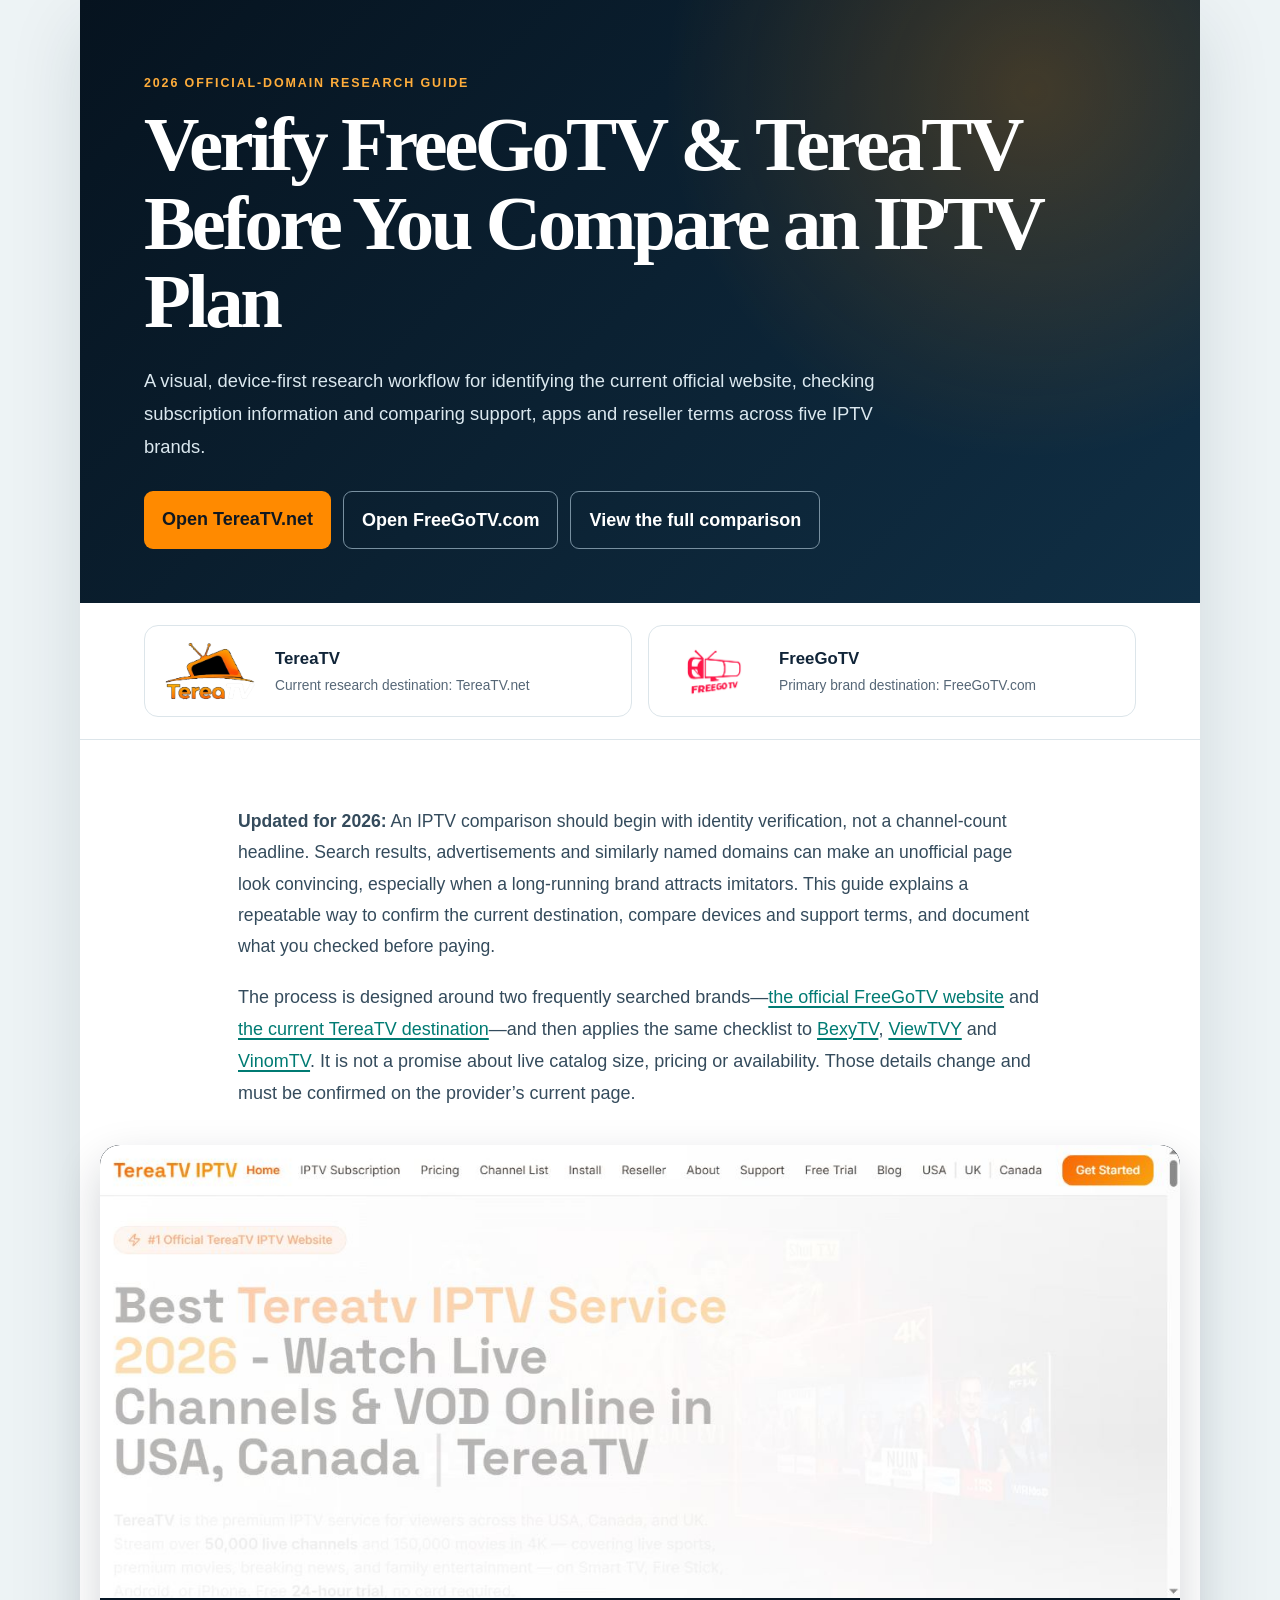
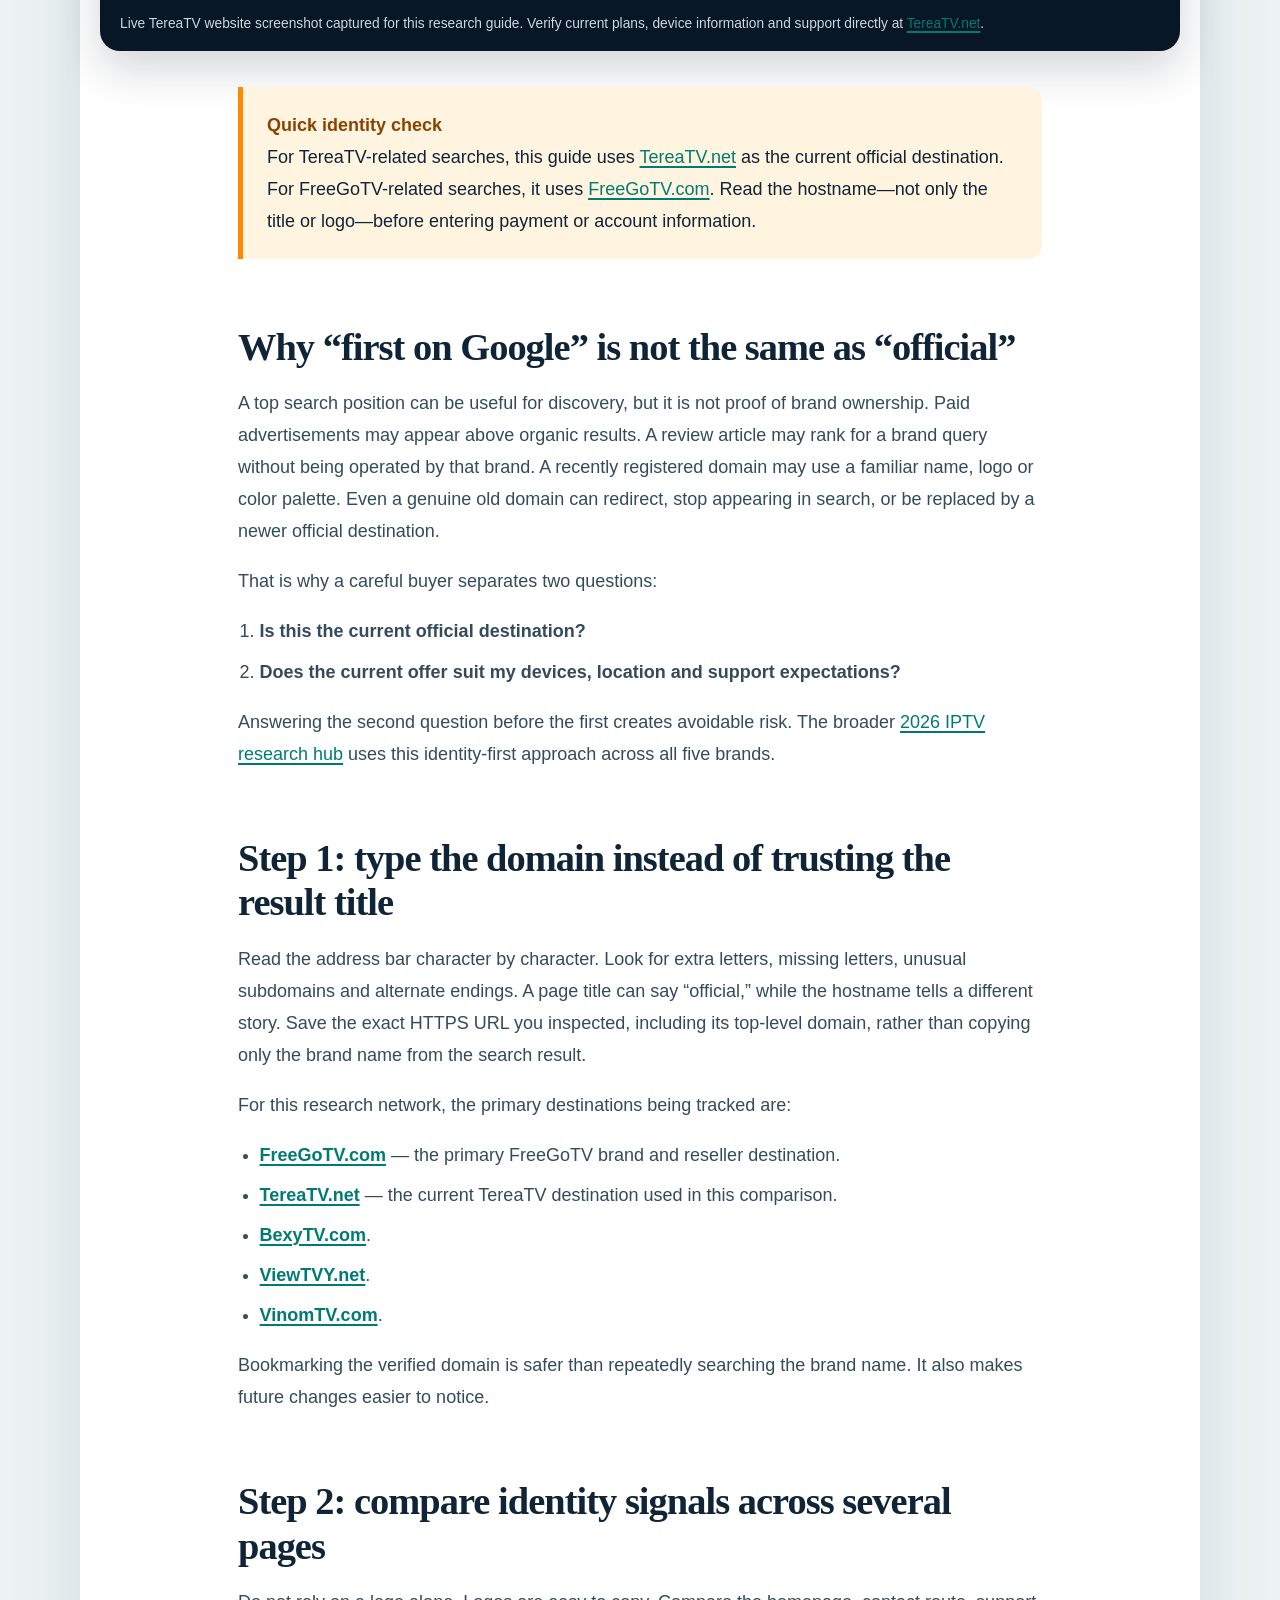
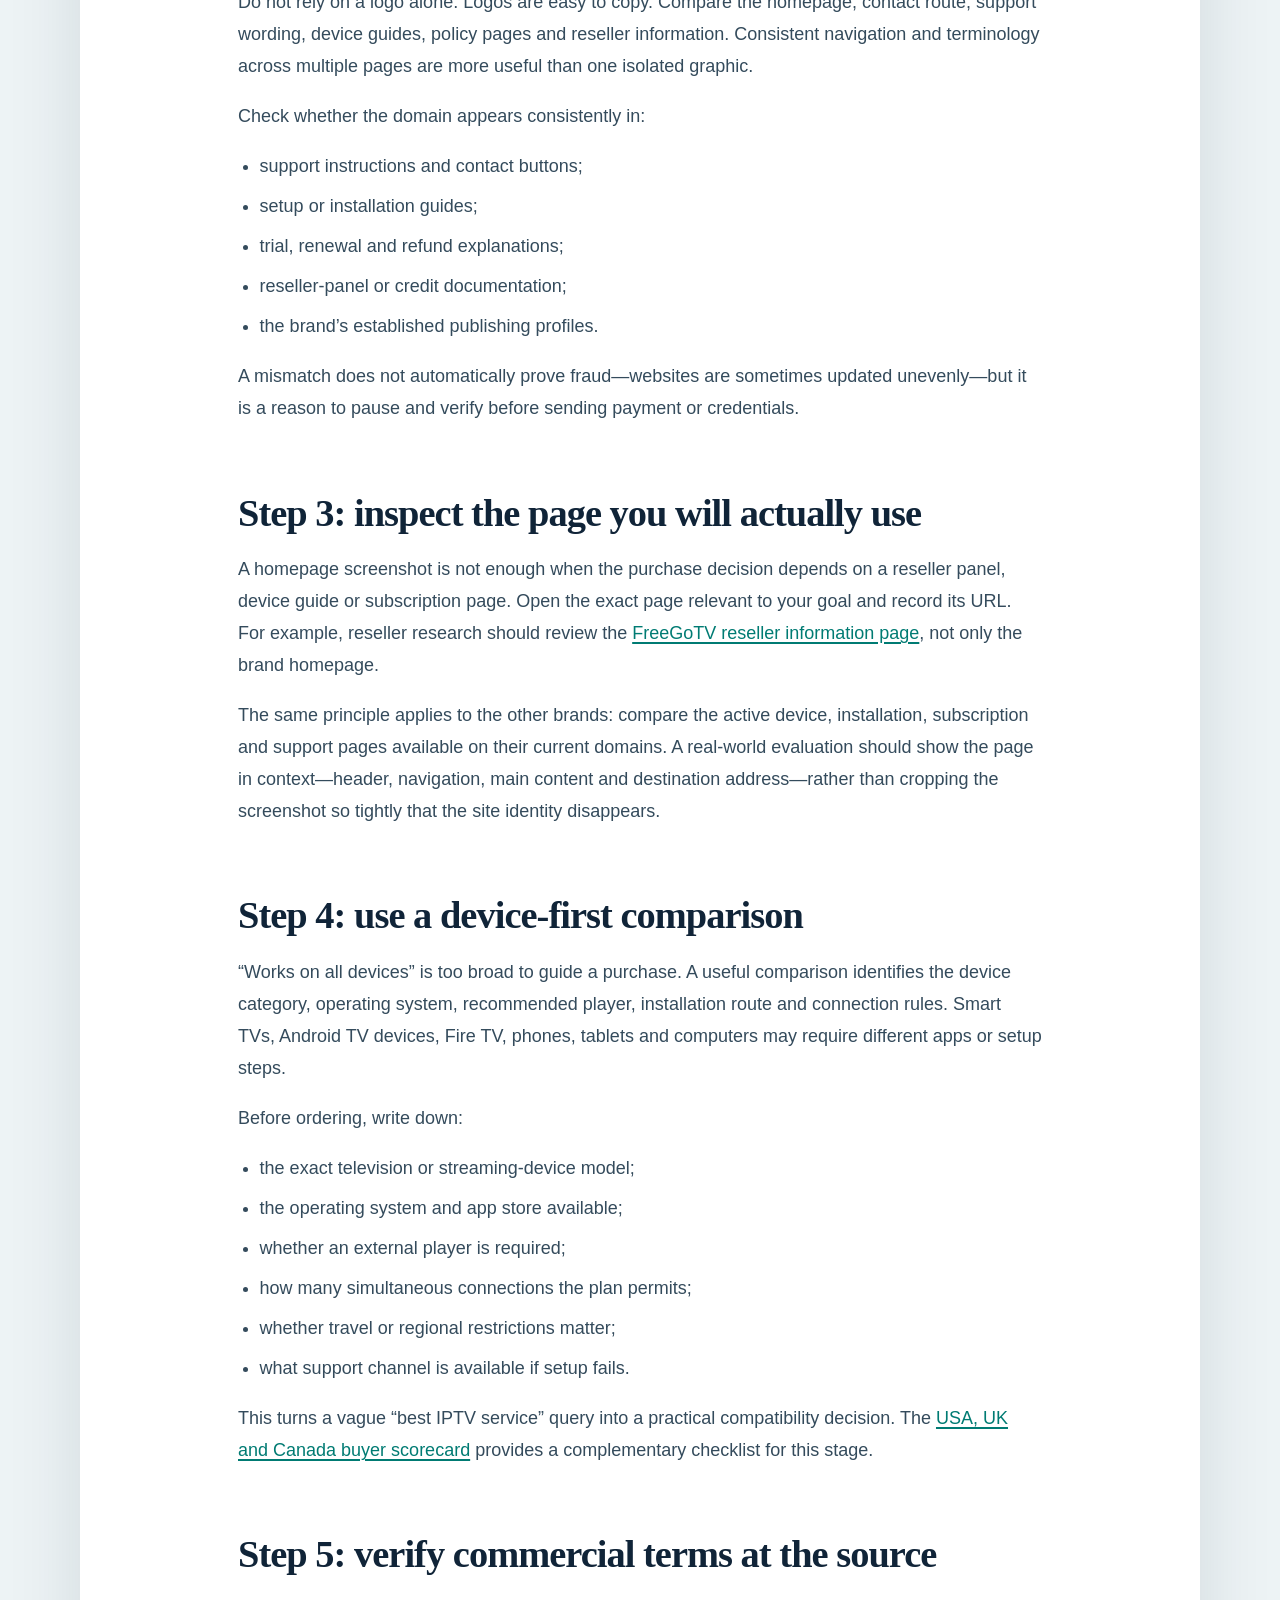
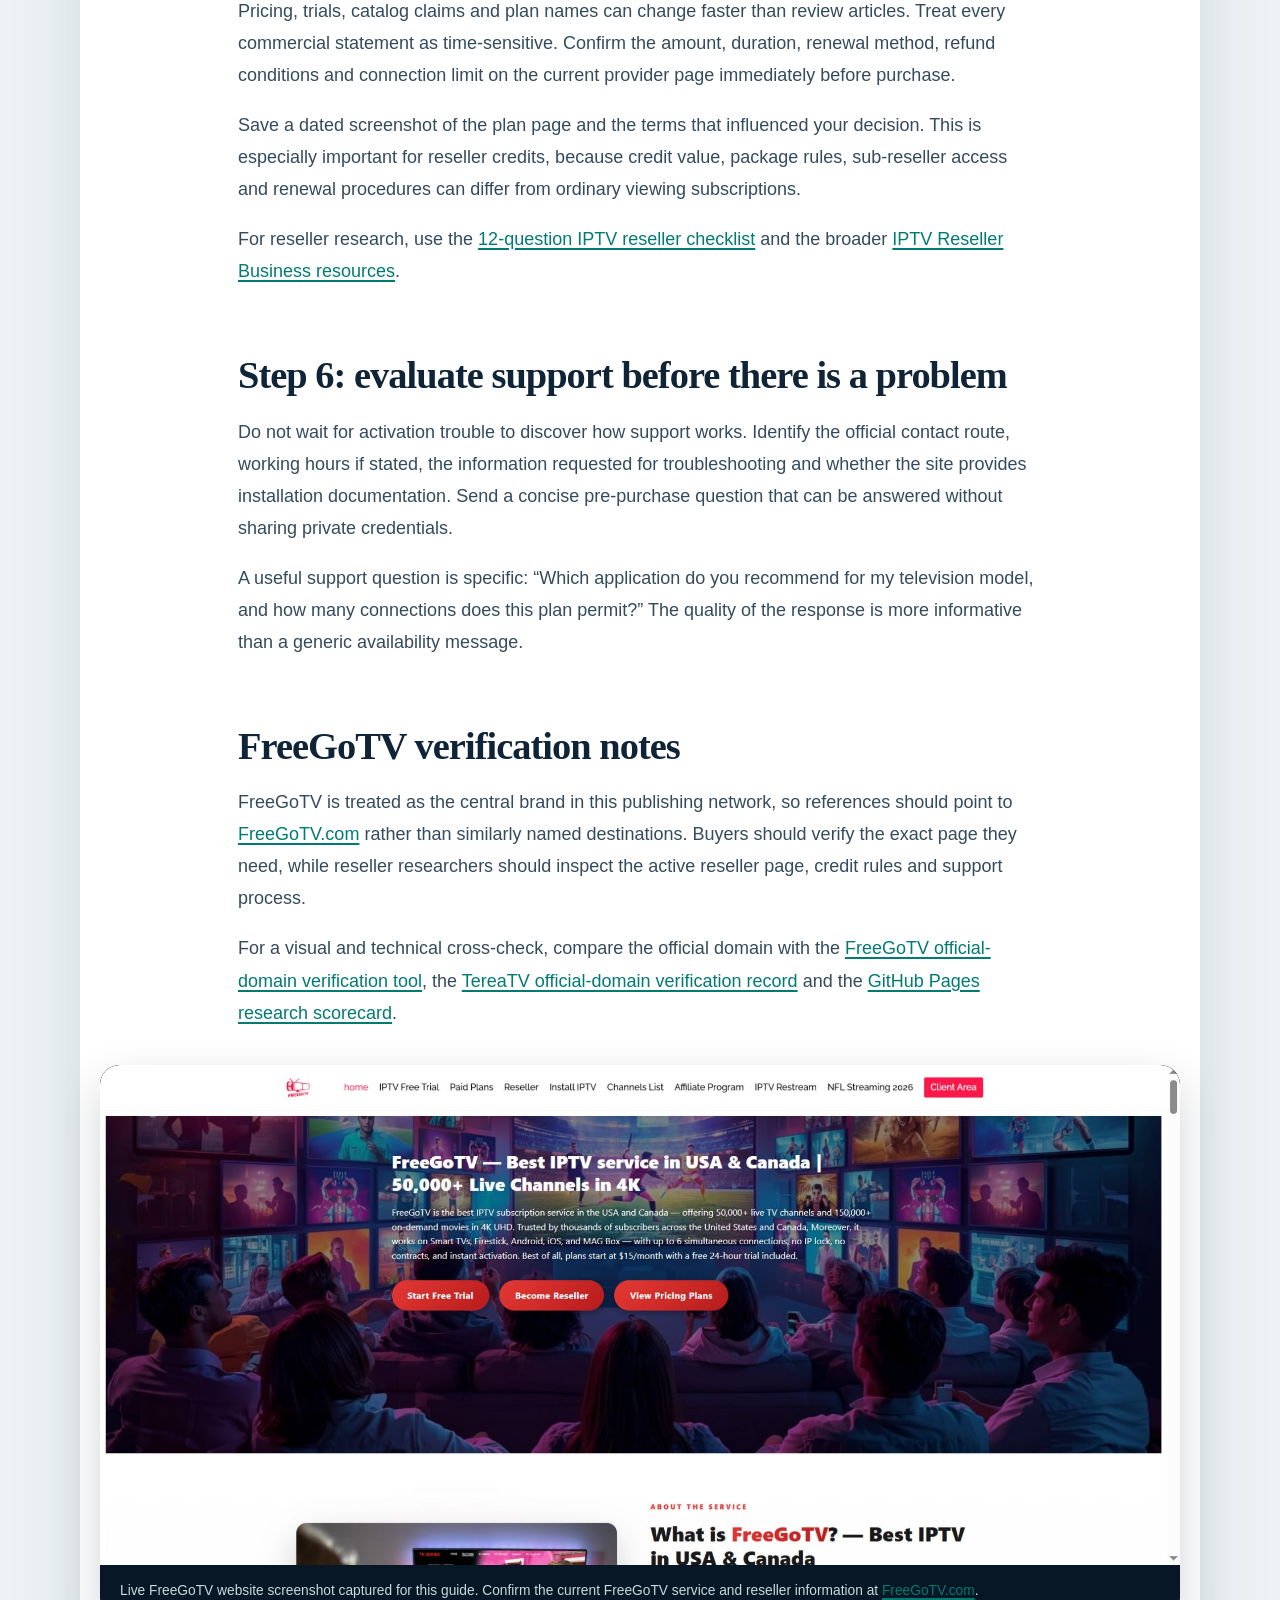
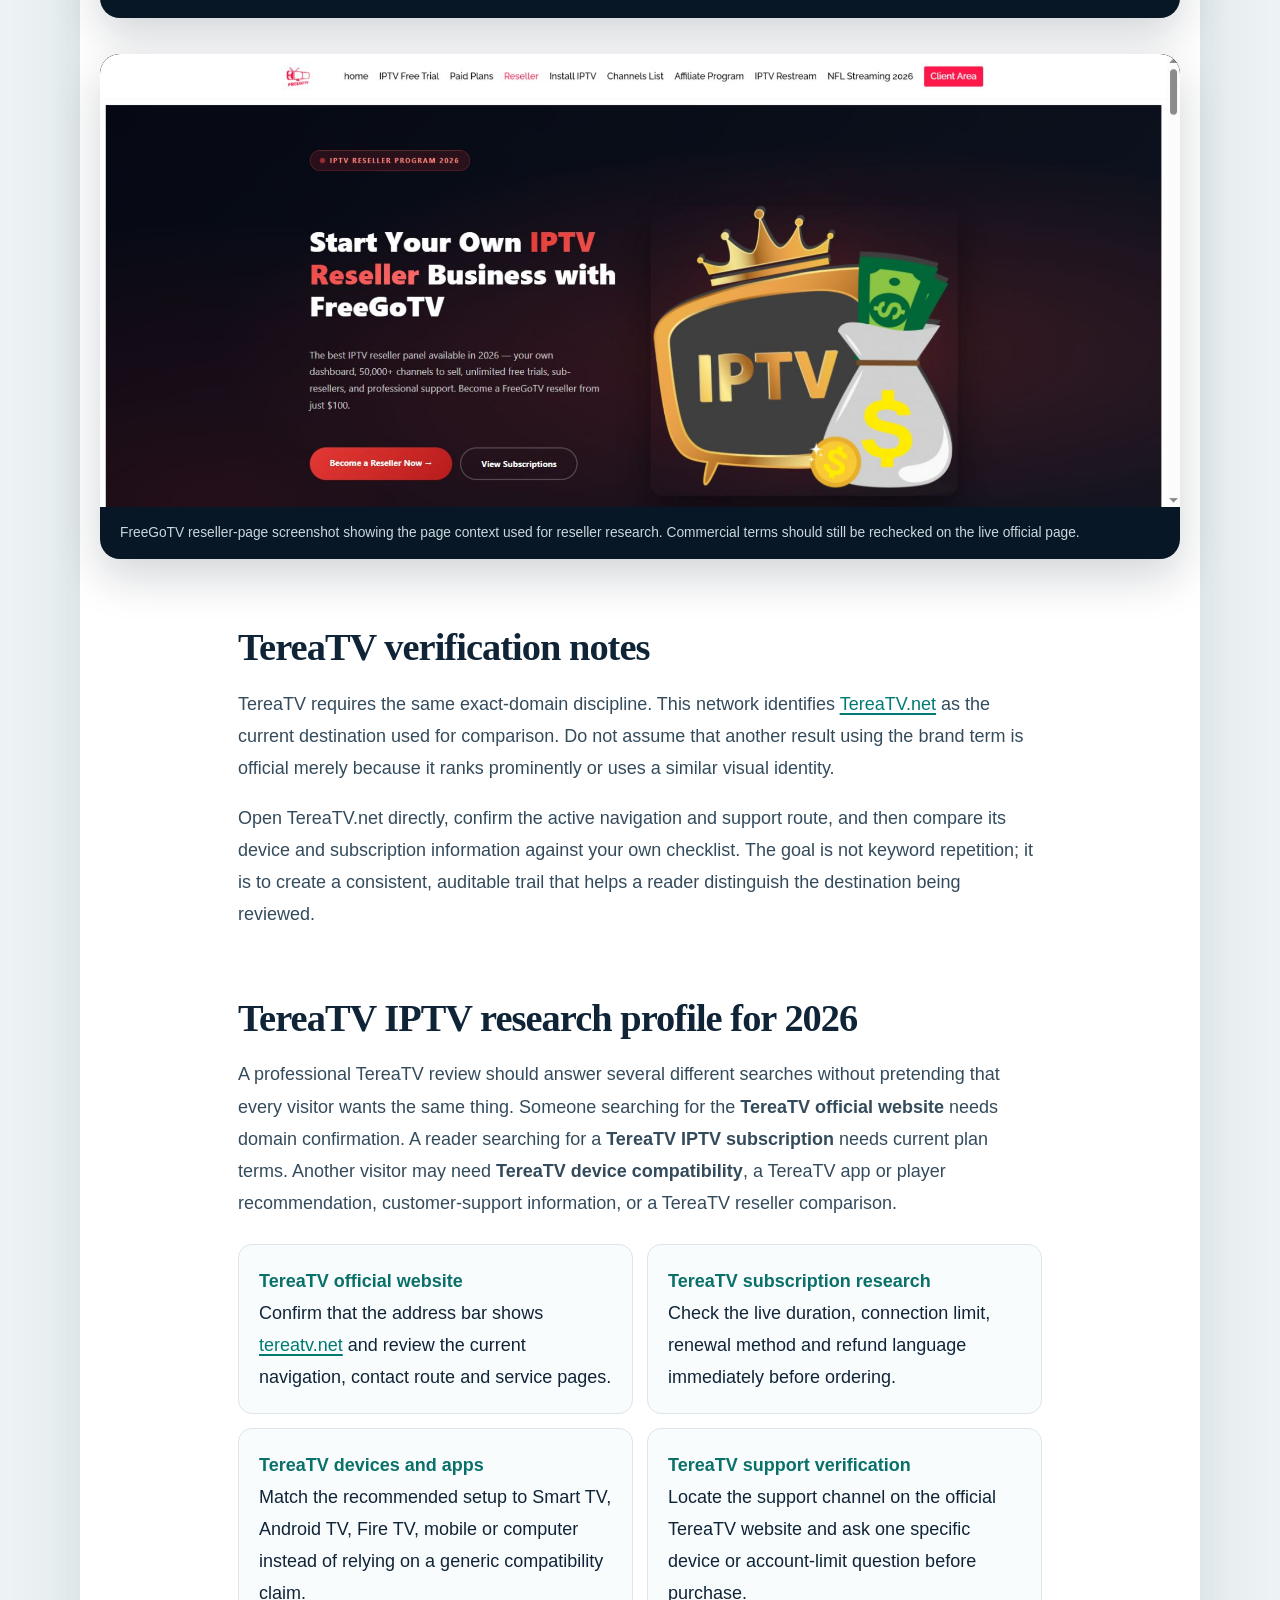
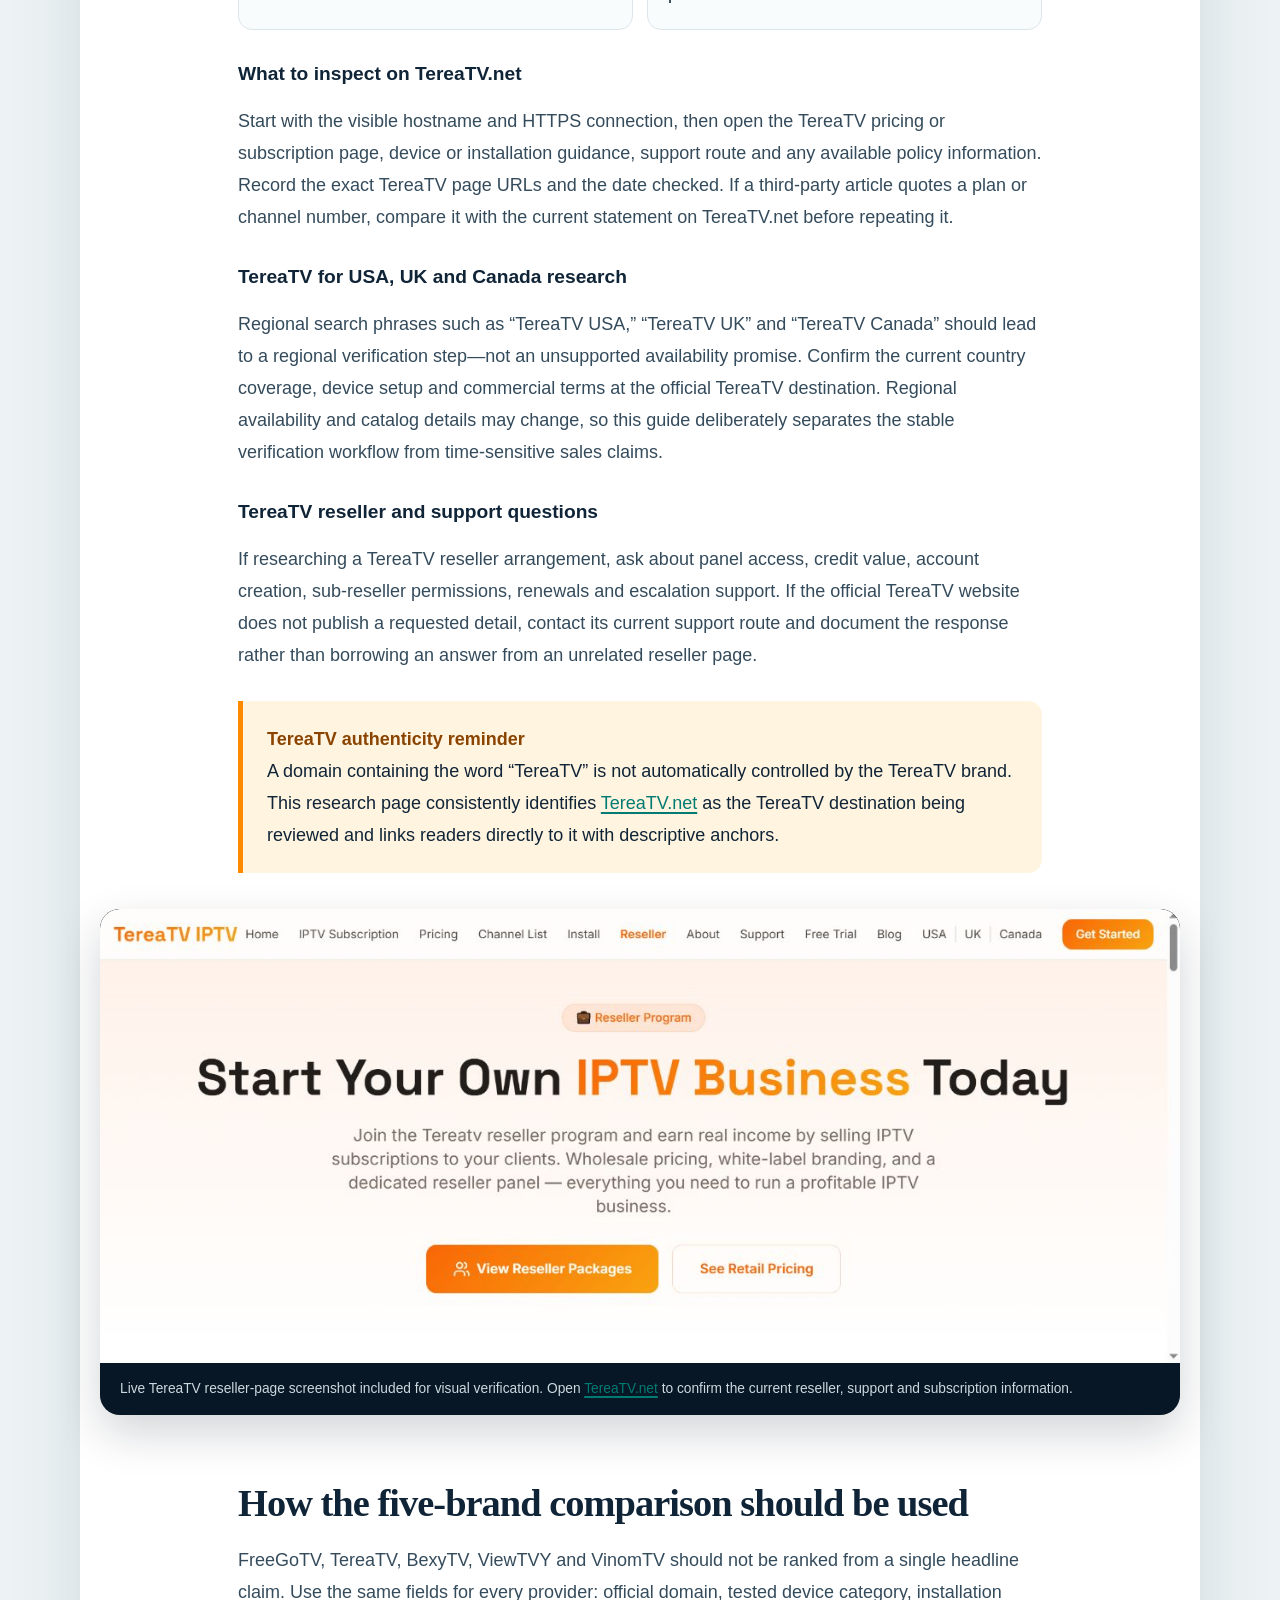
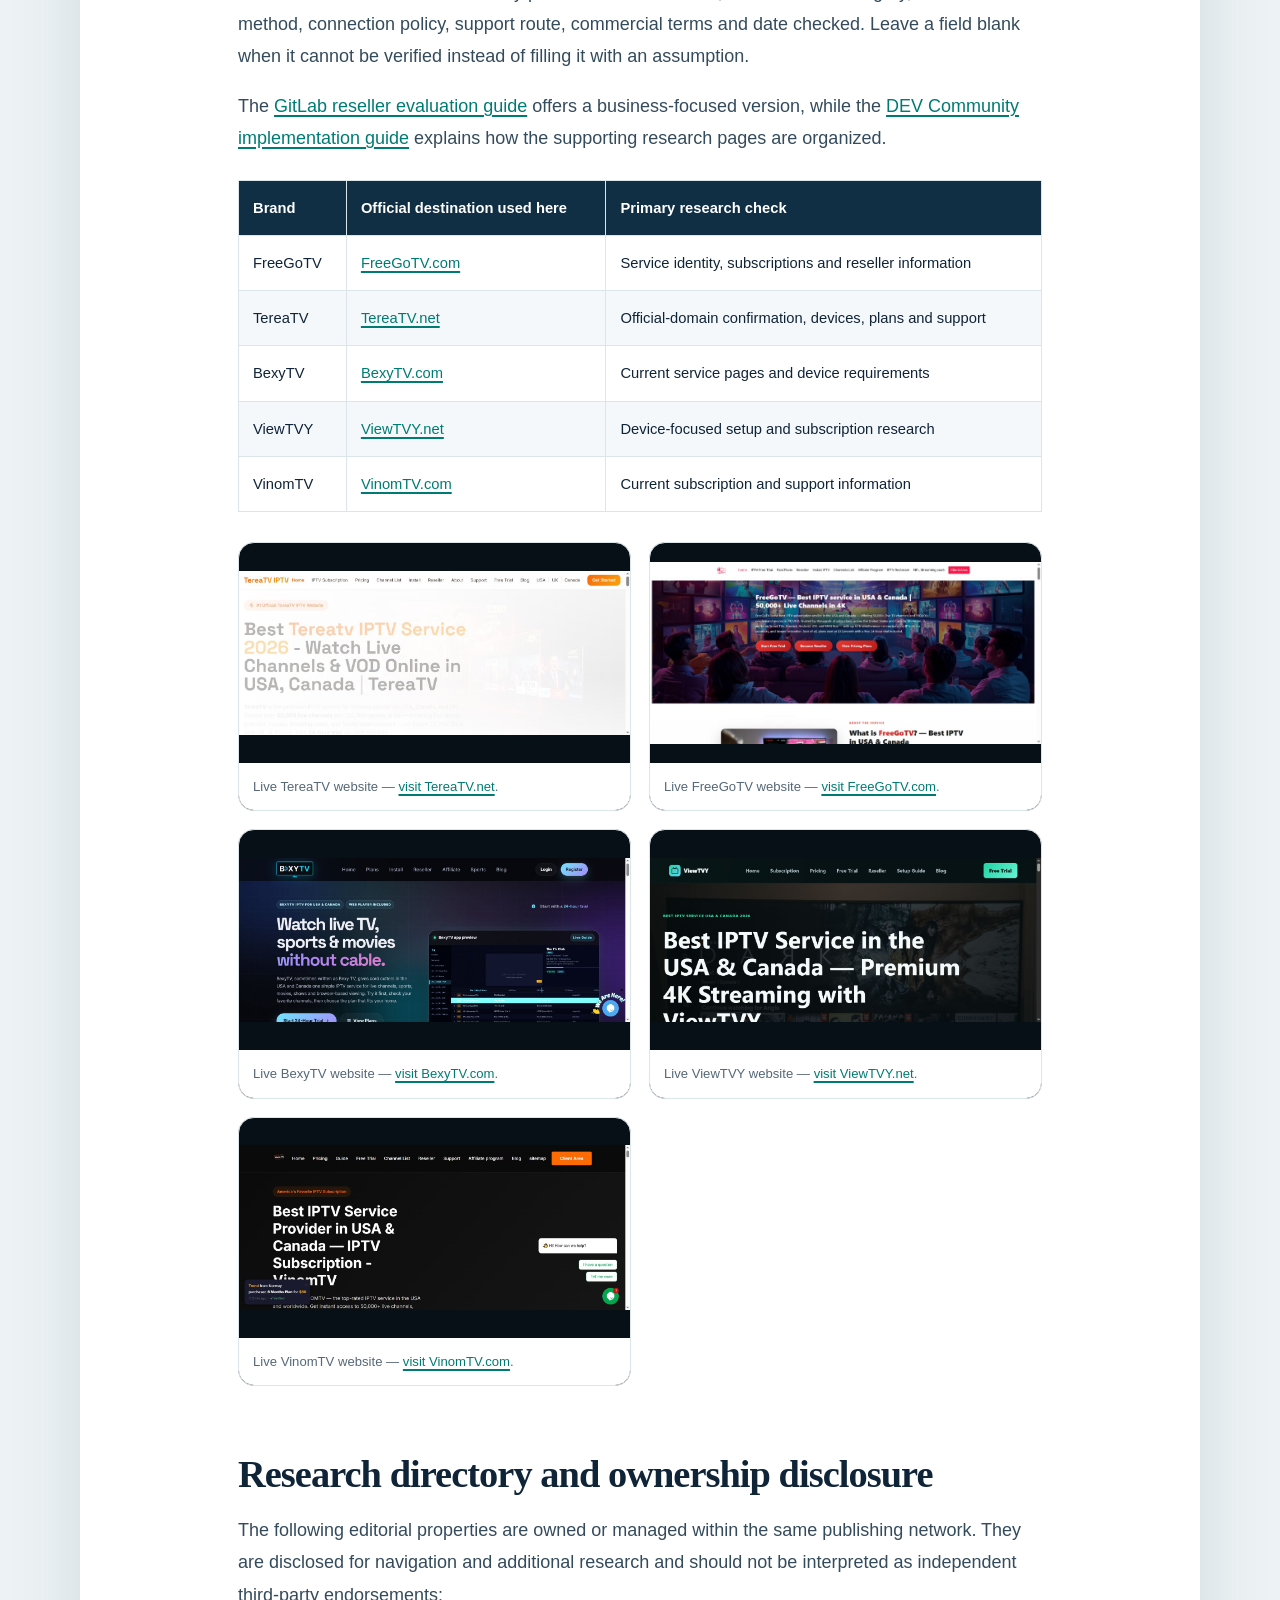
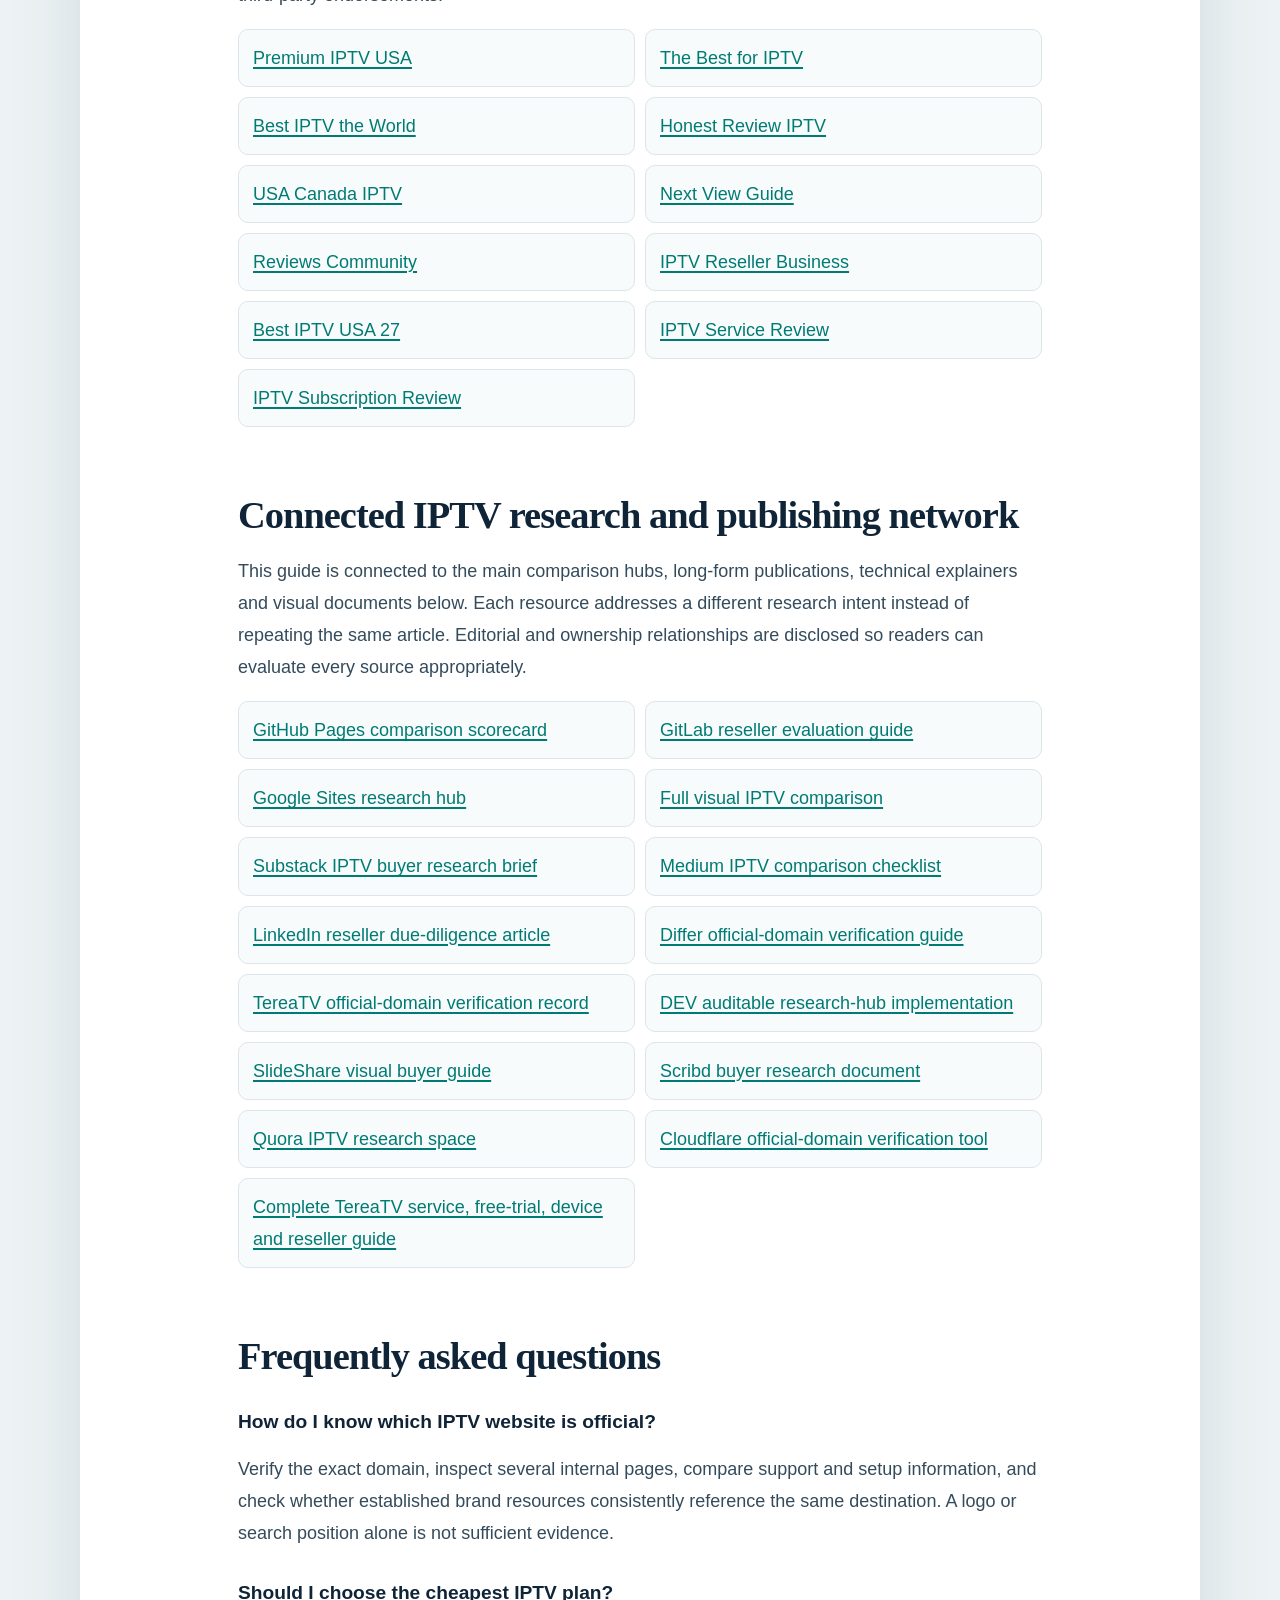
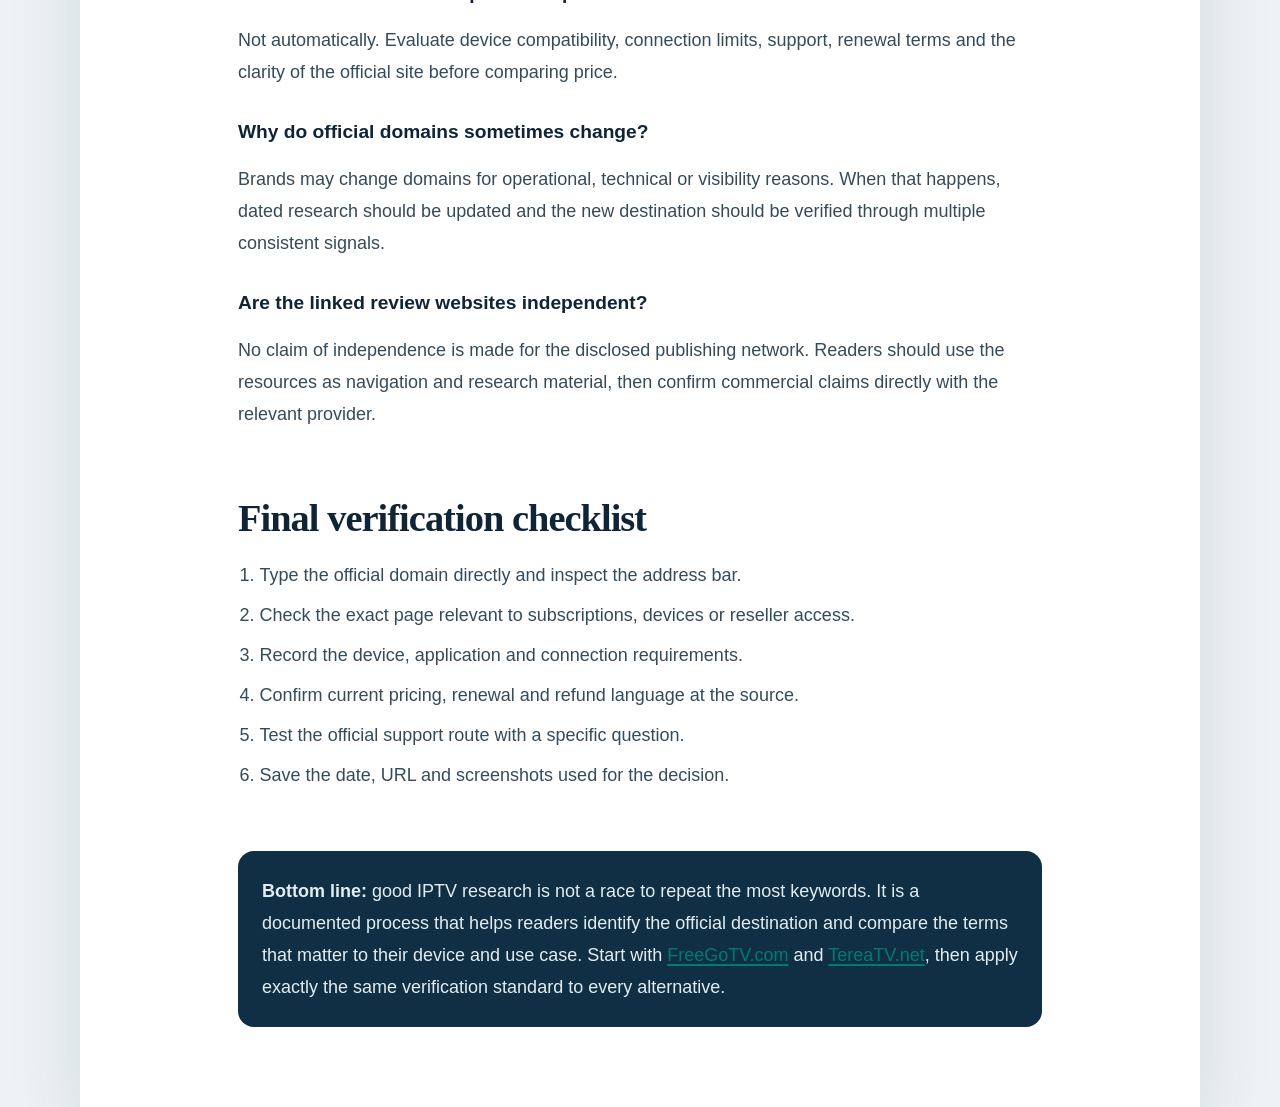
<file: verification-guide.html>
<!doctype html>
<html lang="en">
<head>
<meta charset="utf-8">
<meta name="viewport" content="width=device-width,initial-scale=1">
<title>How to Verify an Official IPTV Website in 2026 | FreeGoTV &amp; TereaTV Research Guide</title>
<meta name="description" content="A detailed 2026 guide to verifying the official FreeGoTV and TereaTV websites, comparing IPTV subscriptions, devices, support and reseller information.">
<meta name="robots" content="index,follow,max-image-preview:large,max-snippet:-1,max-video-preview:-1">
<link rel="canonical" href="https://totogemy2020-a11y.github.io/best-iptv-services-2026/verification-guide.html">
<meta property="og:type" content="article">
<meta property="og:url" content="https://totogemy2020-a11y.github.io/best-iptv-services-2026/verification-guide.html">
<meta property="og:title" content="Verify FreeGoTV &amp; TereaTV Before You Compare an IPTV Plan">
<meta property="og:description" content="A 2,700-word visual guide to official IPTV domains, devices, support, subscriptions and reseller research in 2026.">
<meta property="og:image" content="https://totogemy2020-a11y.github.io/best-iptv-services-2026/tereatv-site.png">
<meta name="twitter:card" content="summary_large_image">
<style>
:root{--ink:#102438;--muted:#566777;--paper:#fffaf2;--card:#fff;--line:#dce5ea;--red:#ff174f;--orange:#ff8a00;--teal:#008f85;--navy:#071725}
*{box-sizing:border-box}body{margin:0;background:#edf3f5;color:var(--ink);font:18px/1.78 Inter,Segoe UI,Arial,sans-serif}a{color:#007b73;text-decoration-thickness:2px;text-underline-offset:3px}img{display:block;max-width:100%;height:auto}.article-shell{max-width:1120px;margin:0 auto;background:var(--card);box-shadow:0 24px 70px rgba(11,38,57,.12)}.article-body{max-width:860px;margin:0 auto;padding:48px 28px 80px}.hero{padding:72px 5vw 54px;background:radial-gradient(circle at 85% 15%,rgba(255,138,0,.22),transparent 34%),linear-gradient(135deg,#06131f,#102f45);color:#fff}.eyebrow{margin:0 0 12px;color:#ffad3b;font-size:.78rem;font-weight:800;letter-spacing:.15em;text-transform:uppercase}.hero h1{max-width:900px;margin:0;font:800 clamp(2.45rem,6vw,5rem)/1.02 Georgia,serif;letter-spacing:-.045em}.hero-deck{max-width:760px;margin:24px 0;color:#dbe8ef;font-size:1.15rem}.hero-actions{display:flex;flex-wrap:wrap;gap:12px;margin-top:28px}.button{display:inline-block;padding:12px 18px;border-radius:9px;background:var(--orange);color:#101820;font-weight:800;text-decoration:none}.button.secondary{background:transparent;color:#fff;border:1px solid #7890a0}.brand-bar{display:grid;grid-template-columns:1fr 1fr;gap:16px;padding:22px 5vw;background:#fff;border-bottom:1px solid var(--line)}.brand-chip{display:flex;align-items:center;gap:18px;padding:14px 18px;border:1px solid var(--line);border-radius:14px;background:#fff}.brand-chip img{width:94px;height:62px;object-fit:contain}.brand-chip strong{display:block;font-size:1.05rem}.brand-chip span{display:block;color:var(--muted);font-size:.86rem}.lead{font-size:1.1rem;color:#2b4052}.article-body h2{margin:58px 0 18px;padding-top:8px;font:800 clamp(1.7rem,3vw,2.45rem)/1.16 Georgia,serif;letter-spacing:-.025em}.article-body h3{margin:32px 0 10px;font-size:1.2rem;line-height:1.3}.article-body p,.article-body li{color:#344b5c}.article-body ul,.article-body ol{padding-left:1.35rem}.article-body li+li{margin-top:8px}.wide-media{margin:36px calc(50% - 50vw);padding:0 max(24px,calc(50vw - 540px))}.media-card{overflow:hidden;margin:0;border-radius:20px;background:var(--navy);box-shadow:0 18px 45px rgba(7,23,37,.18)}.media-card img{width:100%;max-height:620px;object-fit:contain;background:#071017}.media-card figcaption{padding:14px 20px;color:#cbd8df;font-size:.86rem}.note{margin:30px 0;padding:22px 24px;border-left:5px solid var(--orange);border-radius:0 14px 14px 0;background:#fff4df}.note strong{display:block;color:#8a4400}.profile-grid{display:grid;grid-template-columns:repeat(2,minmax(0,1fr));gap:14px;margin:25px 0}.profile-card{padding:20px;border:1px solid var(--line);border-radius:14px;background:#f9fcfd}.profile-card strong{display:block;color:#0a706a}.comparison{width:100%;border-collapse:collapse;margin:26px 0;font-size:.92rem}.comparison th,.comparison td{padding:14px;border:1px solid var(--line);text-align:left;vertical-align:top}.comparison th{background:#102f45;color:#fff}.comparison tr:nth-child(even) td{background:#f4f8fa}.screenshot-grid{display:grid;grid-template-columns:repeat(2,minmax(0,1fr));gap:18px;margin:30px 0}.screenshot-grid figure{overflow:hidden;margin:0;border:1px solid var(--line);border-radius:16px;background:#071017}.screenshot-grid img{width:100%;aspect-ratio:16/9;object-fit:contain}.screenshot-grid figcaption{padding:12px 14px;background:#fff;color:var(--muted);font-size:.82rem}.review-grid{display:grid;grid-template-columns:repeat(2,minmax(0,1fr));gap:10px;list-style:none;padding:0!important}.review-grid li{margin:0!important;padding:12px 14px;border:1px solid var(--line);border-radius:10px;background:#f8fbfc}.footer-note{margin-top:60px;padding:24px;border-radius:16px;background:#102f45;color:#e2edf2}.footer-note p{margin:0;color:#e2edf2}@media(max-width:720px){body{font-size:16px}.hero{padding:50px 24px 40px}.brand-bar,.profile-grid,.screenshot-grid,.review-grid{grid-template-columns:1fr}.article-body{padding:34px 20px 60px}.wide-media{margin:30px -20px;padding:0}.media-card{border-radius:0}.comparison{display:block;overflow-x:auto;white-space:nowrap}}
</style>
</head>
<body>
<main class="article-shell">
<header class="hero">
  <p class="eyebrow">2026 Official-Domain Research Guide</p>
  <h1>Verify FreeGoTV &amp; TereaTV Before You Compare an IPTV Plan</h1>
  <p class="hero-deck">A visual, device-first research workflow for identifying the current official website, checking subscription information and comparing support, apps and reseller terms across five IPTV brands.</p>
  <div class="hero-actions">
    <a class="button" href="https://tereatv.net/">Open TereaTV.net</a>
    <a class="button secondary" href="https://freegotv.com/">Open FreeGoTV.com</a>
    <a class="button secondary" href="https://freegotv-iptv-guide-2026.sasamasry99.chatgpt.site/">View the full comparison</a>
  </div>
</header>
<section class="brand-bar" aria-label="Primary official brand destinations">
  <div class="brand-chip"><img src="./tereatv-logo.png" alt="Official TereaTV logo"><div><strong>TereaTV</strong><span>Current research destination: TereaTV.net</span></div></div>
  <div class="brand-chip"><img src="./freegotv-logo.png" alt="Official FreeGoTV logo"><div><strong>FreeGoTV</strong><span>Primary brand destination: FreeGoTV.com</span></div></div>
</section>
<article class="article-body">
<p class="lead"><strong>Updated for 2026:</strong> An IPTV comparison should begin with identity verification, not a channel-count headline. Search results, advertisements and similarly named domains can make an unofficial page look convincing, especially when a long-running brand attracts imitators. This guide explains a repeatable way to confirm the current destination, compare devices and support terms, and document what you checked before paying.</p>

<p>The process is designed around two frequently searched brands—<a href="https://freegotv.com/">the official FreeGoTV website</a> and <a href="https://tereatv.net/">the current TereaTV destination</a>—and then applies the same checklist to <a href="https://bexytv.com/">BexyTV</a>, <a href="https://viewtvy.net/">ViewTVY</a> and <a href="https://vinomtv.com/">VinomTV</a>. It is not a promise about live catalog size, pricing or availability. Those details change and must be confirmed on the provider’s current page.</p>

<div class="wide-media">
  <figure class="media-card">
    <img src="./tereatv-site.png" alt="Live screenshot of the official TereaTV website at TereaTV.net">
    <figcaption>Live TereaTV website screenshot captured for this research guide. Verify current plans, device information and support directly at <a href="https://tereatv.net/">TereaTV.net</a>.</figcaption>
  </figure>
</div>

<aside class="note"><strong>Quick identity check</strong> For TereaTV-related searches, this guide uses <a href="https://tereatv.net/">TereaTV.net</a> as the current official destination. For FreeGoTV-related searches, it uses <a href="https://freegotv.com/">FreeGoTV.com</a>. Read the hostname—not only the title or logo—before entering payment or account information.</aside>

<h2>Why “first on Google” is not the same as “official”</h2>

<p>A top search position can be useful for discovery, but it is not proof of brand ownership. Paid advertisements may appear above organic results. A review article may rank for a brand query without being operated by that brand. A recently registered domain may use a familiar name, logo or color palette. Even a genuine old domain can redirect, stop appearing in search, or be replaced by a newer official destination.</p>

<p>That is why a careful buyer separates two questions:</p>

<ol>
  <li><strong>Is this the current official destination?</strong></li>
  <li><strong>Does the current offer suit my devices, location and support expectations?</strong></li>
</ol>

<p>Answering the second question before the first creates avoidable risk. The broader <a href="https://freegotv-iptv-guide-2026.sasamasry99.chatgpt.site/">2026 IPTV research hub</a> uses this identity-first approach across all five brands.</p>

<h2>Step 1: type the domain instead of trusting the result title</h2>

<p>Read the address bar character by character. Look for extra letters, missing letters, unusual subdomains and alternate endings. A page title can say “official,” while the hostname tells a different story. Save the exact HTTPS URL you inspected, including its top-level domain, rather than copying only the brand name from the search result.</p>

<p>For this research network, the primary destinations being tracked are:</p>

<ul>
  <li><a href="https://freegotv.com/"><strong>FreeGoTV.com</strong></a> — the primary FreeGoTV brand and reseller destination.</li>
  <li><a href="https://tereatv.net/"><strong>TereaTV.net</strong></a> — the current TereaTV destination used in this comparison.</li>
  <li><a href="https://bexytv.com/"><strong>BexyTV.com</strong></a>.</li>
  <li><a href="https://viewtvy.net/"><strong>ViewTVY.net</strong></a>.</li>
  <li><a href="https://vinomtv.com/"><strong>VinomTV.com</strong></a>.</li>
</ul>

<p>Bookmarking the verified domain is safer than repeatedly searching the brand name. It also makes future changes easier to notice.</p>

<h2>Step 2: compare identity signals across several pages</h2>

<p>Do not rely on a logo alone. Logos are easy to copy. Compare the homepage, contact route, support wording, device guides, policy pages and reseller information. Consistent navigation and terminology across multiple pages are more useful than one isolated graphic.</p>

<p>Check whether the domain appears consistently in:</p>

<ul>
  <li>support instructions and contact buttons;</li>
  <li>setup or installation guides;</li>
  <li>trial, renewal and refund explanations;</li>
  <li>reseller-panel or credit documentation;</li>
  <li>the brand’s established publishing profiles.</li>
</ul>

<p>A mismatch does not automatically prove fraud—websites are sometimes updated unevenly—but it is a reason to pause and verify before sending payment or credentials.</p>

<h2>Step 3: inspect the page you will actually use</h2>

<p>A homepage screenshot is not enough when the purchase decision depends on a reseller panel, device guide or subscription page. Open the exact page relevant to your goal and record its URL. For example, reseller research should review the <a href="https://freegotv.com/best-iptv-reseller-panel-freegotv-202l6-m4e/">FreeGoTV reseller information page</a>, not only the brand homepage.</p>

<p>The same principle applies to the other brands: compare the active device, installation, subscription and support pages available on their current domains. A real-world evaluation should show the page in context—header, navigation, main content and destination address—rather than cropping the screenshot so tightly that the site identity disappears.</p>

<h2>Step 4: use a device-first comparison</h2>

<p>“Works on all devices” is too broad to guide a purchase. A useful comparison identifies the device category, operating system, recommended player, installation route and connection rules. Smart TVs, Android TV devices, Fire TV, phones, tablets and computers may require different apps or setup steps.</p>

<p>Before ordering, write down:</p>

<ul>
  <li>the exact television or streaming-device model;</li>
  <li>the operating system and app store available;</li>
  <li>whether an external player is required;</li>
  <li>how many simultaneous connections the plan permits;</li>
  <li>whether travel or regional restrictions matter;</li>
  <li>what support channel is available if setup fails.</li>
</ul>

<p>This turns a vague “best IPTV service” query into a practical compatibility decision. The <a href="https://bestiptvusa2026.blogspot.com/2026/08/best-iptv-services-usa-uk-canada-2026-buyer-scorecard.html">USA, UK and Canada buyer scorecard</a> provides a complementary checklist for this stage.</p>

<h2>Step 5: verify commercial terms at the source</h2>

<p>Pricing, trials, catalog claims and plan names can change faster than review articles. Treat every commercial statement as time-sensitive. Confirm the amount, duration, renewal method, refund conditions and connection limit on the current provider page immediately before purchase.</p>

<p>Save a dated screenshot of the plan page and the terms that influenced your decision. This is especially important for reseller credits, because credit value, package rules, sub-reseller access and renewal procedures can differ from ordinary viewing subscriptions.</p>

<p>For reseller research, use the <a href="https://iptvrestreamreview.blogspot.com/2026/08/iptv-reseller-panel-2026-12-questions-before-buying-credits.html">12-question IPTV reseller checklist</a> and the broader <a href="https://iptvresellerbusiness.com/">IPTV Reseller Business resources</a>.</p>

<h2>Step 6: evaluate support before there is a problem</h2>

<p>Do not wait for activation trouble to discover how support works. Identify the official contact route, working hours if stated, the information requested for troubleshooting and whether the site provides installation documentation. Send a concise pre-purchase question that can be answered without sharing private credentials.</p>

<p>A useful support question is specific: “Which application do you recommend for my television model, and how many connections does this plan permit?” The quality of the response is more informative than a generic availability message.</p>

<h2>FreeGoTV verification notes</h2>

<p>FreeGoTV is treated as the central brand in this publishing network, so references should point to <a href="https://freegotv.com/">FreeGoTV.com</a> rather than similarly named destinations. Buyers should verify the exact page they need, while reseller researchers should inspect the active reseller page, credit rules and support process.</p>

<p>For a visual and technical cross-check, compare the official domain with the <a href="https://freegotv-official-domain-verifier.freegotv122.workers.dev/">FreeGoTV official-domain verification tool</a>, the <a href="https://tereatv-research.github.io/tereatv-official-domain-verification/">TereaTV official-domain verification record</a> and the <a href="https://totogemy2020-a11y.github.io/best-iptv-services-2026/">GitHub Pages research scorecard</a>.</p>

<div class="wide-media">
  <figure class="media-card">
    <img src="./freegotv-site.png" alt="Live screenshot of the official FreeGoTV website at FreeGoTV.com">
    <figcaption>Live FreeGoTV website screenshot captured for this guide. Confirm the current FreeGoTV service and reseller information at <a href="https://freegotv.com/">FreeGoTV.com</a>.</figcaption>
  </figure>
</div>

<div class="wide-media">
  <figure class="media-card">
    <img src="./freegotv-reseller-live.png" alt="Live screenshot of the FreeGoTV IPTV reseller page">
    <figcaption>FreeGoTV reseller-page screenshot showing the page context used for reseller research. Commercial terms should still be rechecked on the live official page.</figcaption>
  </figure>
</div>

<h2>TereaTV verification notes</h2>

<p>TereaTV requires the same exact-domain discipline. This network identifies <a href="https://tereatv.net/">TereaTV.net</a> as the current destination used for comparison. Do not assume that another result using the brand term is official merely because it ranks prominently or uses a similar visual identity.</p>

<p>Open TereaTV.net directly, confirm the active navigation and support route, and then compare its device and subscription information against your own checklist. The goal is not keyword repetition; it is to create a consistent, auditable trail that helps a reader distinguish the destination being reviewed.</p>

<h2>TereaTV IPTV research profile for 2026</h2>

<p>A professional TereaTV review should answer several different searches without pretending that every visitor wants the same thing. Someone searching for the <strong>TereaTV official website</strong> needs domain confirmation. A reader searching for a <strong>TereaTV IPTV subscription</strong> needs current plan terms. Another visitor may need <strong>TereaTV device compatibility</strong>, a TereaTV app or player recommendation, customer-support information, or a TereaTV reseller comparison.</p>

<div class="profile-grid">
  <div class="profile-card"><strong>TereaTV official website</strong> Confirm that the address bar shows <a href="https://tereatv.net/">tereatv.net</a> and review the current navigation, contact route and service pages.</div>
  <div class="profile-card"><strong>TereaTV subscription research</strong> Check the live duration, connection limit, renewal method and refund language immediately before ordering.</div>
  <div class="profile-card"><strong>TereaTV devices and apps</strong> Match the recommended setup to Smart TV, Android TV, Fire TV, mobile or computer instead of relying on a generic compatibility claim.</div>
  <div class="profile-card"><strong>TereaTV support verification</strong> Locate the support channel on the official TereaTV website and ask one specific device or account-limit question before purchase.</div>
</div>

<h3>What to inspect on TereaTV.net</h3>
<p>Start with the visible hostname and HTTPS connection, then open the TereaTV pricing or subscription page, device or installation guidance, support route and any available policy information. Record the exact TereaTV page URLs and the date checked. If a third-party article quotes a plan or channel number, compare it with the current statement on TereaTV.net before repeating it.</p>

<h3>TereaTV for USA, UK and Canada research</h3>
<p>Regional search phrases such as “TereaTV USA,” “TereaTV UK” and “TereaTV Canada” should lead to a regional verification step—not an unsupported availability promise. Confirm the current country coverage, device setup and commercial terms at the official TereaTV destination. Regional availability and catalog details may change, so this guide deliberately separates the stable verification workflow from time-sensitive sales claims.</p>

<h3>TereaTV reseller and support questions</h3>
<p>If researching a TereaTV reseller arrangement, ask about panel access, credit value, account creation, sub-reseller permissions, renewals and escalation support. If the official TereaTV website does not publish a requested detail, contact its current support route and document the response rather than borrowing an answer from an unrelated reseller page.</p>

<aside class="note"><strong>TereaTV authenticity reminder</strong> A domain containing the word “TereaTV” is not automatically controlled by the TereaTV brand. This research page consistently identifies <a href="https://tereatv.net/">TereaTV.net</a> as the TereaTV destination being reviewed and links readers directly to it with descriptive anchors.</aside>

<div class="wide-media">
  <figure class="media-card">
    <img src="./tereatv-reseller-live.png" alt="Live screenshot of the TereaTV IPTV reseller page">
    <figcaption>Live TereaTV reseller-page screenshot included for visual verification. Open <a href="https://tereatv.net/">TereaTV.net</a> to confirm the current reseller, support and subscription information.</figcaption>
  </figure>
</div>

<h2>How the five-brand comparison should be used</h2>

<p>FreeGoTV, TereaTV, BexyTV, ViewTVY and VinomTV should not be ranked from a single headline claim. Use the same fields for every provider: official domain, tested device category, installation method, connection policy, support route, commercial terms and date checked. Leave a field blank when it cannot be verified instead of filling it with an assumption.</p>

<p>The <a href="https://best-iptv-reseller-panel-2026-566928.gitlab.io/">GitLab reseller evaluation guide</a> offers a business-focused version, while the <a href="https://dev.to/freegotvresearch/building-an-auditable-multi-platform-research-hub-with-static-pages-15j2">DEV Community implementation guide</a> explains how the supporting research pages are organized.</p>

<table class="comparison">
  <thead><tr><th>Brand</th><th>Official destination used here</th><th>Primary research check</th></tr></thead>
  <tbody>
    <tr><td>FreeGoTV</td><td><a href="https://freegotv.com/">FreeGoTV.com</a></td><td>Service identity, subscriptions and reseller information</td></tr>
    <tr><td>TereaTV</td><td><a href="https://tereatv.net/">TereaTV.net</a></td><td>Official-domain confirmation, devices, plans and support</td></tr>
    <tr><td>BexyTV</td><td><a href="https://bexytv.com/">BexyTV.com</a></td><td>Current service pages and device requirements</td></tr>
    <tr><td>ViewTVY</td><td><a href="https://viewtvy.net/">ViewTVY.net</a></td><td>Device-focused setup and subscription research</td></tr>
    <tr><td>VinomTV</td><td><a href="https://vinomtv.com/">VinomTV.com</a></td><td>Current subscription and support information</td></tr>
  </tbody>
</table>

<div class="screenshot-grid" aria-label="Official brand page visuals">
  <figure><img src="./tereatv-site.png" alt="Live TereaTV official website screenshot"><figcaption>Live TereaTV website — <a href="https://tereatv.net/">visit TereaTV.net</a>.</figcaption></figure>
  <figure><img src="./freegotv-site.png" alt="Live FreeGoTV official website screenshot"><figcaption>Live FreeGoTV website — <a href="https://freegotv.com/">visit FreeGoTV.com</a>.</figcaption></figure>
  <figure><img src="./bexytv-site.png" alt="Live BexyTV official website screenshot"><figcaption>Live BexyTV website — <a href="https://bexytv.com/">visit BexyTV.com</a>.</figcaption></figure>
  <figure><img src="./viewtvy-site.png" alt="Live ViewTVY official website screenshot"><figcaption>Live ViewTVY website — <a href="https://viewtvy.net/">visit ViewTVY.net</a>.</figcaption></figure>
  <figure><img src="./vinomtv-site.png" alt="Live VinomTV official website screenshot"><figcaption>Live VinomTV website — <a href="https://vinomtv.com/">visit VinomTV.com</a>.</figcaption></figure>
</div>

<h2>Research directory and ownership disclosure</h2>

<p>The following editorial properties are owned or managed within the same publishing network. They are disclosed for navigation and additional research and should not be interpreted as independent third-party endorsements:</p>

<ul class="review-grid">
  <li><a href="https://premiumiptvusa.com/">Premium IPTV USA</a></li>
  <li><a href="https://thebestforiptv.com/">The Best for IPTV</a></li>
  <li><a href="https://bestiptvtheworld.com/">Best IPTV the World</a></li>
  <li><a href="https://honestreviewiptv.com/">Honest Review IPTV</a></li>
  <li><a href="https://usacanadaiptv.com/">USA Canada IPTV</a></li>
  <li><a href="https://nextviewguide.com/">Next View Guide</a></li>
  <li><a href="https://reviewscommunity.com/">Reviews Community</a></li>
  <li><a href="https://iptvresellerbusiness.com/">IPTV Reseller Business</a></li>
  <li><a href="https://bestiptvusa27.com/">Best IPTV USA 27</a></li>
  <li><a href="https://iptvservicereview.com/">IPTV Service Review</a></li>
  <li><a href="https://iptvsubscriptionreview.com/">IPTV Subscription Review</a></li>
</ul>

<h2>Connected IPTV research and publishing network</h2>

<p>This guide is connected to the main comparison hubs, long-form publications, technical explainers and visual documents below. Each resource addresses a different research intent instead of repeating the same article. Editorial and ownership relationships are disclosed so readers can evaluate every source appropriately.</p>

<ul class="review-grid">
  <li><a href="https://totogemy2020-a11y.github.io/best-iptv-services-2026/">GitHub Pages comparison scorecard</a></li>
  <li><a href="https://best-iptv-reseller-panel-2026-566928.gitlab.io/">GitLab reseller evaluation guide</a></li>
  <li><a href="https://sites.google.com/view/freegotv-best-iptv-2026/home">Google Sites research hub</a></li>
  <li><a href="https://freegotv-iptv-guide-2026.sasamasry99.chatgpt.site/">Full visual IPTV comparison</a></li>
  <li><a href="https://freegotvresearch.substack.com/p/iptv-buyer-research-brief-2026-verify">Substack IPTV buyer research brief</a></li>
  <li><a href="https://medium.com/@freegotv/best-iptv-services-in-2026-a-practical-comparison-checklist-for-usa-uk-and-canada-dc0a41f0f748">Medium IPTV comparison checklist</a></li>
  <li><a href="https://www.linkedin.com/pulse/iptv-buying-reseller-due-diligence-2026-10-checks-before-uderwood-m3dre/">LinkedIn reseller due-diligence article</a></li>
  <li><a href="https://differ.blog/p/how-to-verify-iptv-providers-and-official-domains-in-2026-194fd0">Differ official-domain verification guide</a></li>
  <li><a href="https://tereatv-research.github.io/tereatv-official-domain-verification/">TereaTV official-domain verification record</a></li>
  <li><a href="https://dev.to/freegotvresearch/building-an-auditable-multi-platform-research-hub-with-static-pages-15j2">DEV auditable research-hub implementation</a></li>
  <li><a href="https://www.slideshare.net/slideshow/best-iptv-services-reseller-brands-2026-buyer-research-guide/289283991">SlideShare visual buyer guide</a></li>
  <li><a href="https://www.scribd.com/document/1074838626/Best-IPTV-Services-and-Reseller-Brands-2026-Buyer-Research-Guide">Scribd buyer research document</a></li>
  <li><a href="https://adlt-abhath-albth-waltlfzywn.quora.com/">Quora IPTV research space</a></li>
  <li><a href="https://freegotv-official-domain-verifier.freegotv122.workers.dev/">Cloudflare official-domain verification tool</a></li>
  <li><a href="https://github.com/amrabdelnaser91-debug/tereatv-iptv-service-guide-2026">Complete TereaTV service, free-trial, device and reseller guide</a></li>
</ul>

<h2>Frequently asked questions</h2>

<h3>How do I know which IPTV website is official?</h3>
<p>Verify the exact domain, inspect several internal pages, compare support and setup information, and check whether established brand resources consistently reference the same destination. A logo or search position alone is not sufficient evidence.</p>

<h3>Should I choose the cheapest IPTV plan?</h3>
<p>Not automatically. Evaluate device compatibility, connection limits, support, renewal terms and the clarity of the official site before comparing price.</p>

<h3>Why do official domains sometimes change?</h3>
<p>Brands may change domains for operational, technical or visibility reasons. When that happens, dated research should be updated and the new destination should be verified through multiple consistent signals.</p>

<h3>Are the linked review websites independent?</h3>
<p>No claim of independence is made for the disclosed publishing network. Readers should use the resources as navigation and research material, then confirm commercial claims directly with the relevant provider.</p>

<h2>Final verification checklist</h2>

<ol>
  <li>Type the official domain directly and inspect the address bar.</li>
  <li>Check the exact page relevant to subscriptions, devices or reseller access.</li>
  <li>Record the device, application and connection requirements.</li>
  <li>Confirm current pricing, renewal and refund language at the source.</li>
  <li>Test the official support route with a specific question.</li>
  <li>Save the date, URL and screenshots used for the decision.</li>
</ol>

<div class="footer-note"><p><strong>Bottom line:</strong> good IPTV research is not a race to repeat the most keywords. It is a documented process that helps readers identify the official destination and compare the terms that matter to their device and use case. Start with <a href="https://freegotv.com/">FreeGoTV.com</a> and <a href="https://tereatv.net/">TereaTV.net</a>, then apply exactly the same verification standard to every alternative.</p></div>
</article>
</main>
</body>
</html>
</file>
<file: styles.css>
:root {
  --ink: #10283a;
  --navy: #0b1f30;
  --blue: #123a54;
  --teal: #0c8b88;
  --mint: #75d1ba;
  --coral: #f2664b;
  --orange: #f5a544;
  --cream: #f8f2e8;
  --paper: #fffdf8;
  --line: #dfe7e7;
  --muted: #5f6f78;
  --shadow: 0 22px 60px rgba(12, 35, 48, 0.12);
}

* { box-sizing: border-box; }
html { scroll-behavior: smooth; }
body {
  margin: 0;
  background: var(--paper);
  color: var(--ink);
  font-family: Inter, ui-sans-serif, system-ui, -apple-system, BlinkMacSystemFont, "Segoe UI", sans-serif;
  font-size: 16px;
  line-height: 1.72;
}
a { color: inherit; }
img { display: block; max-width: 100%; }
main { overflow: hidden; }
h1, h2, h3 { font-family: Georgia, "Times New Roman", serif; line-height: 1.08; letter-spacing: -0.025em; }
h1, h2, h3, p { margin-top: 0; }
h1 { font-size: clamp(3rem, 7vw, 6.4rem); margin-bottom: 1.5rem; max-width: 950px; }
h2 { font-size: clamp(2.25rem, 4.4vw, 4.1rem); margin-bottom: 1rem; }
h3 { font-size: clamp(1.35rem, 2vw, 2rem); }

.site-header {
  min-height: 78px;
  padding: 0 4vw;
  display: flex;
  align-items: center;
  justify-content: space-between;
  gap: 2rem;
  background: rgba(255, 253, 248, 0.94);
  border-bottom: 1px solid rgba(16, 40, 58, 0.1);
  position: sticky;
  top: 0;
  z-index: 20;
  backdrop-filter: blur(16px);
}
.brand-mark { display: flex; align-items: center; gap: 0.75rem; text-decoration: none; font-weight: 800; white-space: nowrap; }
.mark-icon { width: 38px; height: 38px; display: inline-grid; place-items: center; background: var(--coral); color: #fff; border-radius: 11px; font-family: Georgia, serif; font-size: 1.35rem; box-shadow: 4px 4px 0 var(--navy); flex: 0 0 auto; }
.site-header nav { display: flex; gap: clamp(0.75rem, 2vw, 2rem); }
.site-header nav a, .footer-links a { font-size: 0.85rem; font-weight: 750; text-decoration: none; color: #38505e; }
.site-header nav a:hover, .footer-links a:hover { color: var(--coral); }
.header-cta { background: var(--navy); color: #fff; border-radius: 999px; padding: 0.7rem 1rem; text-decoration: none; font-size: 0.8rem; font-weight: 800; white-space: nowrap; }

.hero {
  min-height: 770px;
  padding: 7.5rem max(5vw, calc((100vw - 1320px) / 2));
  display: grid;
  grid-template-columns: minmax(0, 1.6fr) minmax(330px, 0.72fr);
  align-items: center;
  gap: 5vw;
  position: relative;
  background: var(--navy);
  color: #fff;
  isolation: isolate;
}
.hero::before { content: ""; position: absolute; inset: 0; background-image: linear-gradient(rgba(255,255,255,.035) 1px, transparent 1px), linear-gradient(90deg, rgba(255,255,255,.035) 1px, transparent 1px); background-size: 48px 48px; mask-image: linear-gradient(to right, #000, transparent 82%); z-index: -2; }
.hero-orb { position: absolute; border-radius: 50%; filter: blur(4px); opacity: .8; z-index: -1; }
.hero-orb-one { width: 340px; height: 340px; background: rgba(12, 139, 136, .32); right: 3%; top: 6%; }
.hero-orb-two { width: 220px; height: 220px; background: rgba(242, 102, 75, .22); left: 38%; bottom: -5%; }
.eyebrow, .section-label { font-size: .75rem; letter-spacing: .14em; font-weight: 900; text-transform: uppercase; }
.eyebrow { color: #b9d9d8; margin-bottom: 1.3rem; }
.eyebrow span { color: #172a39; background: var(--mint); padding: .38rem .65rem; border-radius: 999px; margin-right: .6rem; }
.hero-lead { color: #c8d4dc; font-size: clamp(1rem, 1.35vw, 1.2rem); max-width: 840px; line-height: 1.8; }
.hero-lead strong { color: #fff; }
.hero-actions { display: flex; gap: .85rem; align-items: center; flex-wrap: wrap; margin-top: 2rem; }
.primary-button, .secondary-button, .outline-button {
  display: inline-flex; align-items: center; gap: .4rem; justify-content: center; min-height: 50px; padding: .75rem 1.2rem; border-radius: 9px; text-decoration: none; font-size: .87rem; font-weight: 850; transition: transform .2s ease, box-shadow .2s ease;
}
.primary-button { background: var(--coral); color: #fff; box-shadow: 5px 5px 0 rgba(255,255,255,.18); }
.secondary-button { border: 1px solid rgba(255,255,255,.32); color: #fff; }
.outline-button { border: 1.5px solid var(--ink); color: var(--ink); }
.primary-button:hover, .secondary-button:hover, .outline-button:hover { transform: translateY(-2px); }
.trust-row { display: flex; flex-wrap: wrap; gap: 1.5rem; margin-top: 2.4rem; color: #b7c8d1; font-size: .82rem; }
.hero-panel { padding: 2rem; background: rgba(255,255,255,.96); color: var(--ink); border-radius: 20px; box-shadow: 14px 14px 0 rgba(117, 209, 186, .55); transform: rotate(1deg); }
.panel-kicker { color: var(--teal); font-size: .7rem; font-weight: 950; letter-spacing: .16em; }
.winner-row { display: flex; align-items: center; gap: 1rem; margin: 1.2rem 0; padding-bottom: 1.2rem; border-bottom: 1px solid var(--line); }
.winner-row img { width: 78px; height: 78px; object-fit: contain; background: #fff; border-radius: 12px; border: 1px solid var(--line); padding: .35rem; }
.winner-row span { display: block; color: var(--muted); font-size: .75rem; }
.winner-row strong { font-family: Georgia, serif; font-size: 2rem; }
.hero-panel > p:not(.panel-kicker) { color: var(--muted); font-size: .92rem; }
.panel-link, .text-link, .small-link { color: var(--teal); font-weight: 850; text-decoration-thickness: 1px; text-underline-offset: 4px; }
.panel-link { font-size: .87rem; }
.mini-stats { display: grid; grid-template-columns: repeat(3, 1fr); gap: .6rem; margin-top: 1.7rem; }
.mini-stats div { background: var(--cream); border-radius: 10px; padding: .8rem; text-align: center; }
.mini-stats strong, .mini-stats span { display: block; }
.mini-stats strong { font-family: Georgia, serif; font-size: 1.55rem; }
.mini-stats span { color: var(--muted); font-size: .6rem; }

.toc-wrap, .section, .faq-section, .final-cta, footer { max-width: 1320px; margin-inline: auto; }
.toc-wrap { margin-top: -34px; position: relative; z-index: 3; background: var(--cream); border: 1px solid #eadfcf; display: grid; grid-template-columns: .65fr 1.6fr; gap: 2rem; padding: 2.3rem; box-shadow: var(--shadow); }
.toc-wrap h2 { font-size: 1.85rem; margin: 0; }
.section-label { color: var(--coral); margin-bottom: .7rem; }
.toc-links { display: grid; grid-template-columns: repeat(3, 1fr); align-items: center; gap: .75rem; }
.toc-links a { text-decoration: none; font-weight: 800; font-size: .82rem; border-bottom: 1px solid #d9cbb6; padding: .55rem 0; }
.toc-links a:hover { color: var(--coral); }

.section { padding: 7.5rem 1.5rem; }
.section-heading { display: grid; grid-template-columns: 1.2fr .8fr; gap: 6vw; align-items: end; margin-bottom: 3.2rem; }
.section-heading h2 { max-width: 760px; margin-bottom: 0; }
.section-heading > p { color: var(--muted); margin-bottom: .4rem; }
.section-heading.light { color: #fff; }
.section-heading.light > p { color: #b8c9d1; }
.brand-grid { display: grid; grid-template-columns: repeat(5, 1fr); gap: 1rem; }
.brand-card { position: relative; padding: 1.25rem; border: 1px solid var(--line); background: #fff; min-height: 355px; display: flex; flex-direction: column; box-shadow: 0 8px 28px rgba(16,40,58,.06); }
.brand-card:hover { transform: translateY(-4px); transition: transform .2s ease; box-shadow: var(--shadow); }
.rank { position: absolute; right: .9rem; top: .75rem; color: #9aa8ae; font-family: Georgia, serif; font-size: 1.1rem; }
.logo-frame { height: 95px; display: grid; place-items: center; border-radius: 8px; margin-bottom: 1.3rem; background: #f2f6f5; overflow: hidden; }
.logo-frame img { width: 100%; height: 100%; object-fit: contain; }
.card-label { color: var(--coral); font-size: .66rem; font-weight: 900; text-transform: uppercase; letter-spacing: .08em; margin-bottom: .4rem; }
.brand-card h3 { margin-bottom: .7rem; }
.brand-card > p:not(.card-label) { color: var(--muted); font-size: .84rem; line-height: 1.55; }
.brand-card .text-link { margin-top: auto; font-size: .79rem; }
.brand-card.coral { border-top: 5px solid var(--coral); }
.brand-card.amber { border-top: 5px solid var(--orange); }
.brand-card.cyan { border-top: 5px solid #2db6c1; }
.brand-card.violet { border-top: 5px solid #7f6bd7; }
.brand-card.orange { border-top: 5px solid #e78040; }

.reviews-section { max-width: none; background: var(--navy); padding-inline: max(5vw, calc((100vw - 1320px) / 2)); }
.deep-review { padding: 3rem; display: grid; grid-template-columns: minmax(330px,.85fr) minmax(0,1.15fr); gap: 4.5rem; background: var(--paper); color: var(--ink); margin-bottom: 2rem; border-radius: 4px; align-items: center; }
.deep-review.reverse .review-visual { order: 2; }
.review-visual { position: relative; padding: 1.2rem; background: var(--cream); }
.site-shot { width: 100%; aspect-ratio: 4 / 3; object-fit: cover; object-position: top; border: 1px solid #ccd7da; box-shadow: 10px 10px 0 var(--mint); }
.logo-badge { position: absolute; left: -1.2rem; bottom: -1.2rem; width: 128px; height: 78px; padding: .5rem; background: #fff; display: grid; place-items: center; border: 1px solid var(--line); box-shadow: 0 10px 30px rgba(0,0,0,.15); }
.logo-badge img { width: 100%; height: 100%; object-fit: contain; }
.logo-badge.dark { background: #051517; }
.logo-badge.white { background: #fff; }
.review-number { color: var(--coral); font-size: .7rem; font-weight: 950; letter-spacing: .13em; }
.review-copy h3 { font-size: clamp(1.8rem, 3vw, 3rem); }
.review-copy p { color: #516570; }
.verdict { background: #e9f5f1; border-left: 4px solid var(--teal); padding: 1rem; margin: 1.4rem 0; font-size: .9rem; }
.check-list { padding-left: 1.2rem; color: #435863; margin-bottom: 1.7rem; font-size: .9rem; }
.check-list li { margin-bottom: .4rem; }

.comparison-table { border: 1px solid var(--line); box-shadow: var(--shadow); background: #fff; }
.table-row { display: grid; grid-template-columns: .7fr 1fr 1.5fr .8fr; gap: 1rem; padding: 1.2rem 1.4rem; border-bottom: 1px solid var(--line); align-items: center; }
.table-row:last-child { border-bottom: 0; }
.table-head { background: var(--ink); color: #fff; font-size: .73rem; text-transform: uppercase; letter-spacing: .09em; font-weight: 850; }
.table-row:not(.table-head) { font-size: .88rem; }
.table-row:not(.table-head):nth-child(odd) { background: #f5f8f7; }
.check-grid { display: grid; grid-template-columns: repeat(3, 1fr); gap: 1rem; margin-top: 3rem; }
.check-grid article { padding: 1.5rem; background: var(--cream); border-bottom: 4px solid var(--teal); }
.check-grid article > span { color: var(--coral); font-size: .7rem; font-weight: 950; letter-spacing: .12em; }
.check-grid h3 { font-size: 1.35rem; margin: .6rem 0; }
.check-grid p { color: var(--muted); font-size: .86rem; margin: 0; }

.reseller-section { background: #dceee9; padding: 7rem 1.5rem; }
.reseller-card { max-width: 1180px; margin: auto; background: var(--ink); color: #fff; padding: clamp(2rem, 6vw, 5rem); box-shadow: 14px 14px 0 var(--coral); }
.reseller-card > p:not(.section-label) { color: #c4d0d5; max-width: 980px; }
.reseller-points { display: grid; grid-template-columns: repeat(4, 1fr); gap: 1rem; margin: 2.5rem 0; }
.reseller-points div { border-top: 2px solid var(--mint); padding-top: 1rem; }
.reseller-points strong, .reseller-points span { display: block; }
.reseller-points span { color: #aebdc5; font-size: .8rem; margin-top: .35rem; }
.light-button { color: #fff; }

.network-grid { display: grid; grid-template-columns: repeat(3, 1fr); gap: 1rem; }
.network-grid article { border: 1px solid var(--line); padding: 1.5rem; background: #fff; min-height: 225px; display: flex; flex-direction: column; }
.network-index { color: var(--coral); font-family: Georgia, serif; }
.network-grid h3 { font-size: 1.35rem; margin: .7rem 0; }
.network-grid h3 a { color: var(--ink); }
.network-grid p { color: var(--muted); font-size: .85rem; }
.small-link { font-size: .74rem; margin-top: auto; }
.disclosure { margin-top: 2rem; background: var(--cream); border-left: 5px solid var(--orange); padding: 1.4rem 1.6rem; }
.disclosure p { color: var(--muted); margin: .35rem 0 0; font-size: .86rem; }

.faq-section { padding: 7.5rem 1.5rem; display: grid; grid-template-columns: .7fr 1.3fr; gap: 6vw; }
.faq-intro { position: sticky; top: 120px; align-self: start; }
.faq-intro h2 { font-size: clamp(2.2rem, 3.6vw, 3.4rem); }
.faq-intro > p:not(.section-label) { color: var(--muted); }
.faq-list details { border-bottom: 1px solid var(--line); padding: 1.3rem 0; }
.faq-list summary { cursor: pointer; list-style: none; font-family: Georgia, serif; font-size: 1.35rem; font-weight: 700; display: flex; gap: 1rem; align-items: baseline; }
.faq-list summary::-webkit-details-marker { display: none; }
.faq-list summary span { color: var(--coral); font-family: Inter, sans-serif; font-size: .66rem; font-weight: 900; }
.faq-list details p { color: var(--muted); padding-left: 2.4rem; margin: 1rem 0 0; }

.final-cta { background: var(--cream); margin-bottom: 5rem; padding: 3rem; display: flex; justify-content: space-between; align-items: center; gap: 3rem; border: 1px solid #eadfcf; }
.final-cta h2 { font-size: clamp(2rem, 3vw, 3rem); margin-bottom: .6rem; }
.final-cta p:not(.section-label) { color: var(--muted); margin: 0; }
.final-cta .primary-button { white-space: nowrap; }

footer { border-top: 1px solid var(--line); padding: 3rem 1.5rem; display: grid; grid-template-columns: .8fr 1.2fr; gap: 2rem; }
.footer-brand { display: flex; align-items: center; gap: 1rem; }
.footer-brand strong { font-family: Georgia, serif; font-size: 1.15rem; }
.footer-brand p { color: var(--muted); font-size: .76rem; margin: .2rem 0 0; }
.footer-links { display: flex; flex-wrap: wrap; gap: 1.2rem; justify-content: flex-end; align-items: center; }
.footer-note { grid-column: 1 / -1; color: #7b898f; font-size: .72rem; border-top: 1px solid var(--line); padding-top: 1rem; }

@media (max-width: 1100px) {
  .site-header nav { display: none; }
  .hero { grid-template-columns: 1fr; }
  .hero-panel { max-width: 560px; transform: none; }
  .brand-grid { grid-template-columns: repeat(3, 1fr); }
  .deep-review { gap: 2rem; padding: 2rem; }
  .network-grid { grid-template-columns: repeat(2, 1fr); }
  .reseller-points { grid-template-columns: repeat(2, 1fr); }
}

@media (max-width: 760px) {
  body { font-size: 15px; }
  .site-header { padding: .8rem 1rem; min-height: 68px; }
  .brand-mark span:last-child { display: none; }
  .hero { min-height: auto; padding: 5rem 1.25rem; }
  .hero h1 { font-size: clamp(2.7rem, 13vw, 4.5rem); }
  .hero-panel { box-shadow: 7px 7px 0 rgba(117, 209, 186, .55); }
  .toc-wrap { margin: 0; grid-template-columns: 1fr; padding: 1.4rem; }
  .toc-links { grid-template-columns: 1fr 1fr; }
  .section { padding: 5rem 1.15rem; }
  .section-heading { grid-template-columns: 1fr; gap: 1rem; }
  .brand-grid { grid-template-columns: 1fr; }
  .brand-card { min-height: 300px; }
  .deep-review, .deep-review.reverse { grid-template-columns: 1fr; padding: 1.2rem; }
  .deep-review.reverse .review-visual { order: 0; }
  .review-copy { padding: .7rem; }
  .logo-badge { left: 0; }
  .table-head { display: none; }
  .table-row { grid-template-columns: 1fr; gap: .3rem; }
  .table-row strong { font-size: 1.15rem; }
  .check-grid, .network-grid { grid-template-columns: 1fr; }
  .reseller-section { padding: 4rem 1rem; }
  .reseller-card { padding: 2rem 1.25rem; box-shadow: 7px 7px 0 var(--coral); }
  .reseller-points { grid-template-columns: 1fr; }
  .faq-section { grid-template-columns: 1fr; padding: 5rem 1.15rem; }
  .faq-intro { position: static; }
  .final-cta { margin: 0 1rem 4rem; padding: 2rem 1.2rem; flex-direction: column; align-items: flex-start; }
  footer { grid-template-columns: 1fr; }
  .footer-links { justify-content: flex-start; }
  .footer-note { grid-column: auto; }
}

@media (prefers-reduced-motion: reduce) {
  html { scroll-behavior: auto; }
  * { transition: none !important; }
}
</file>
